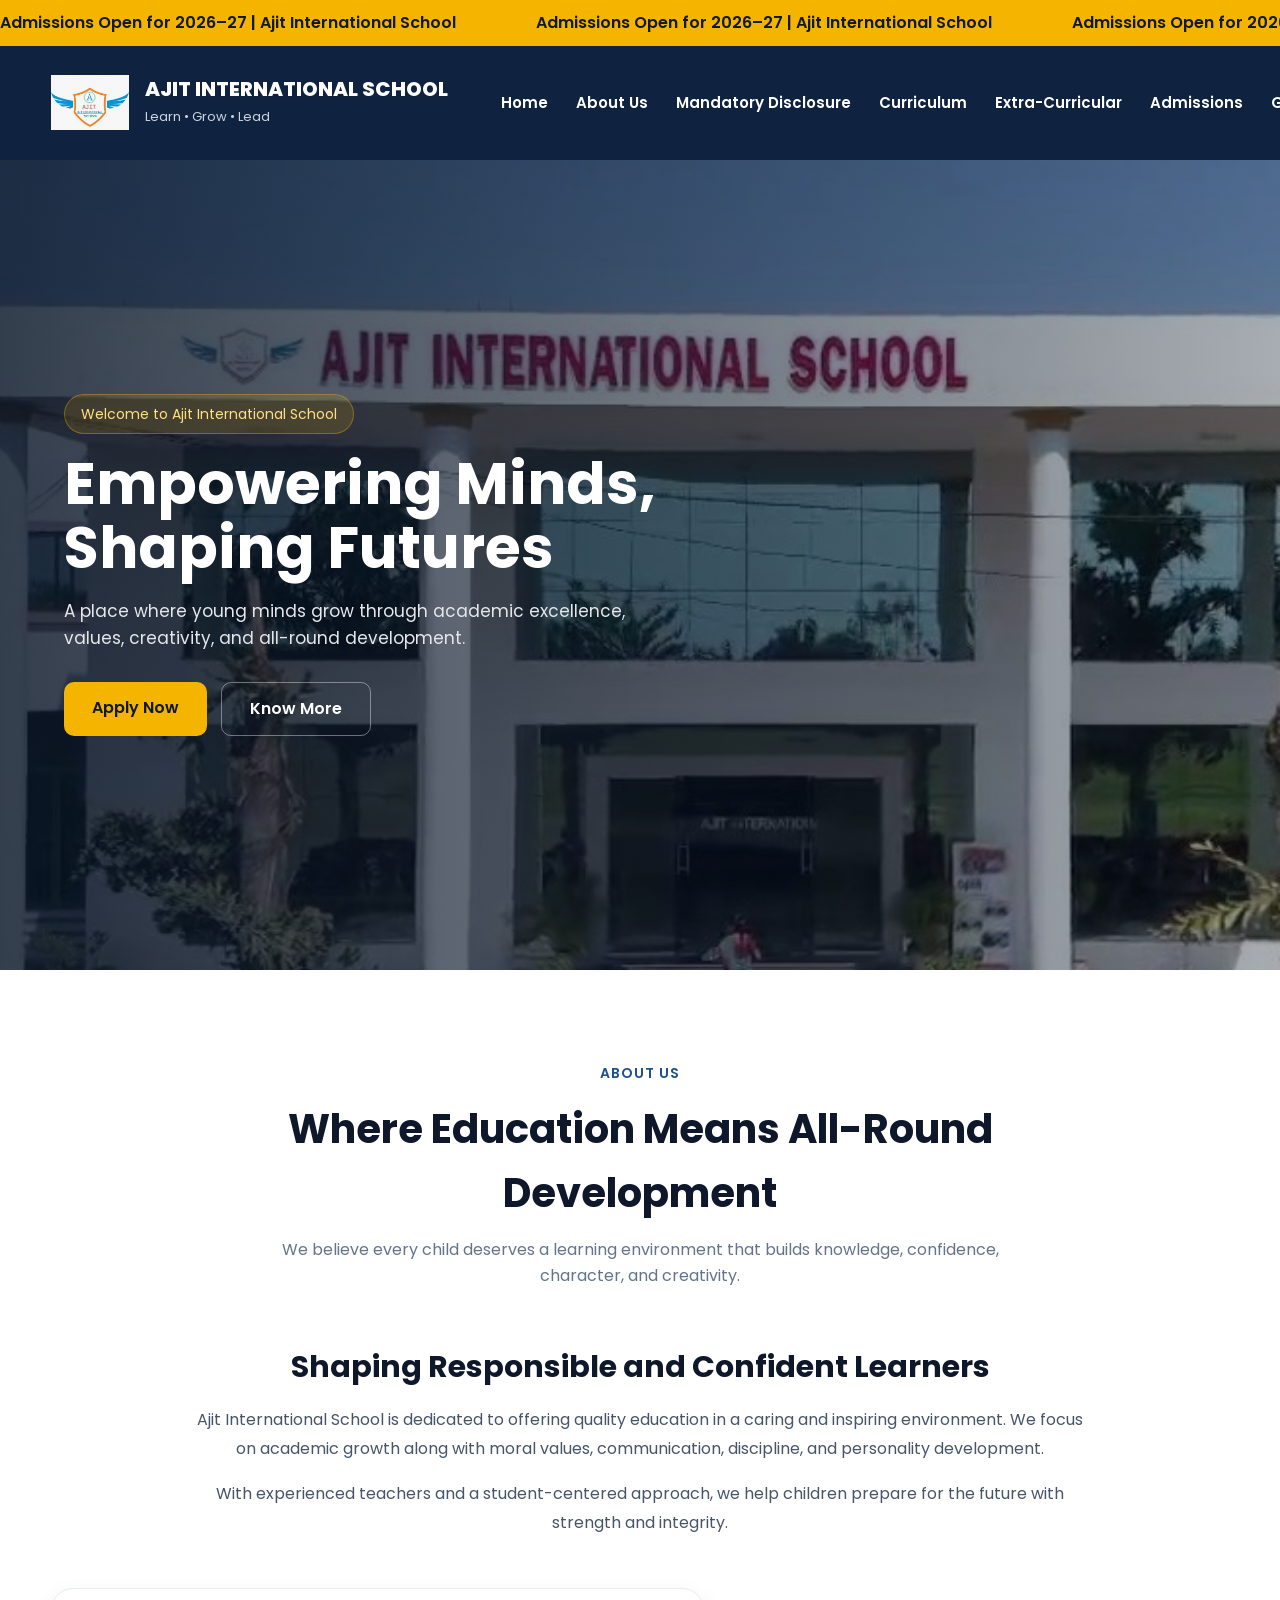
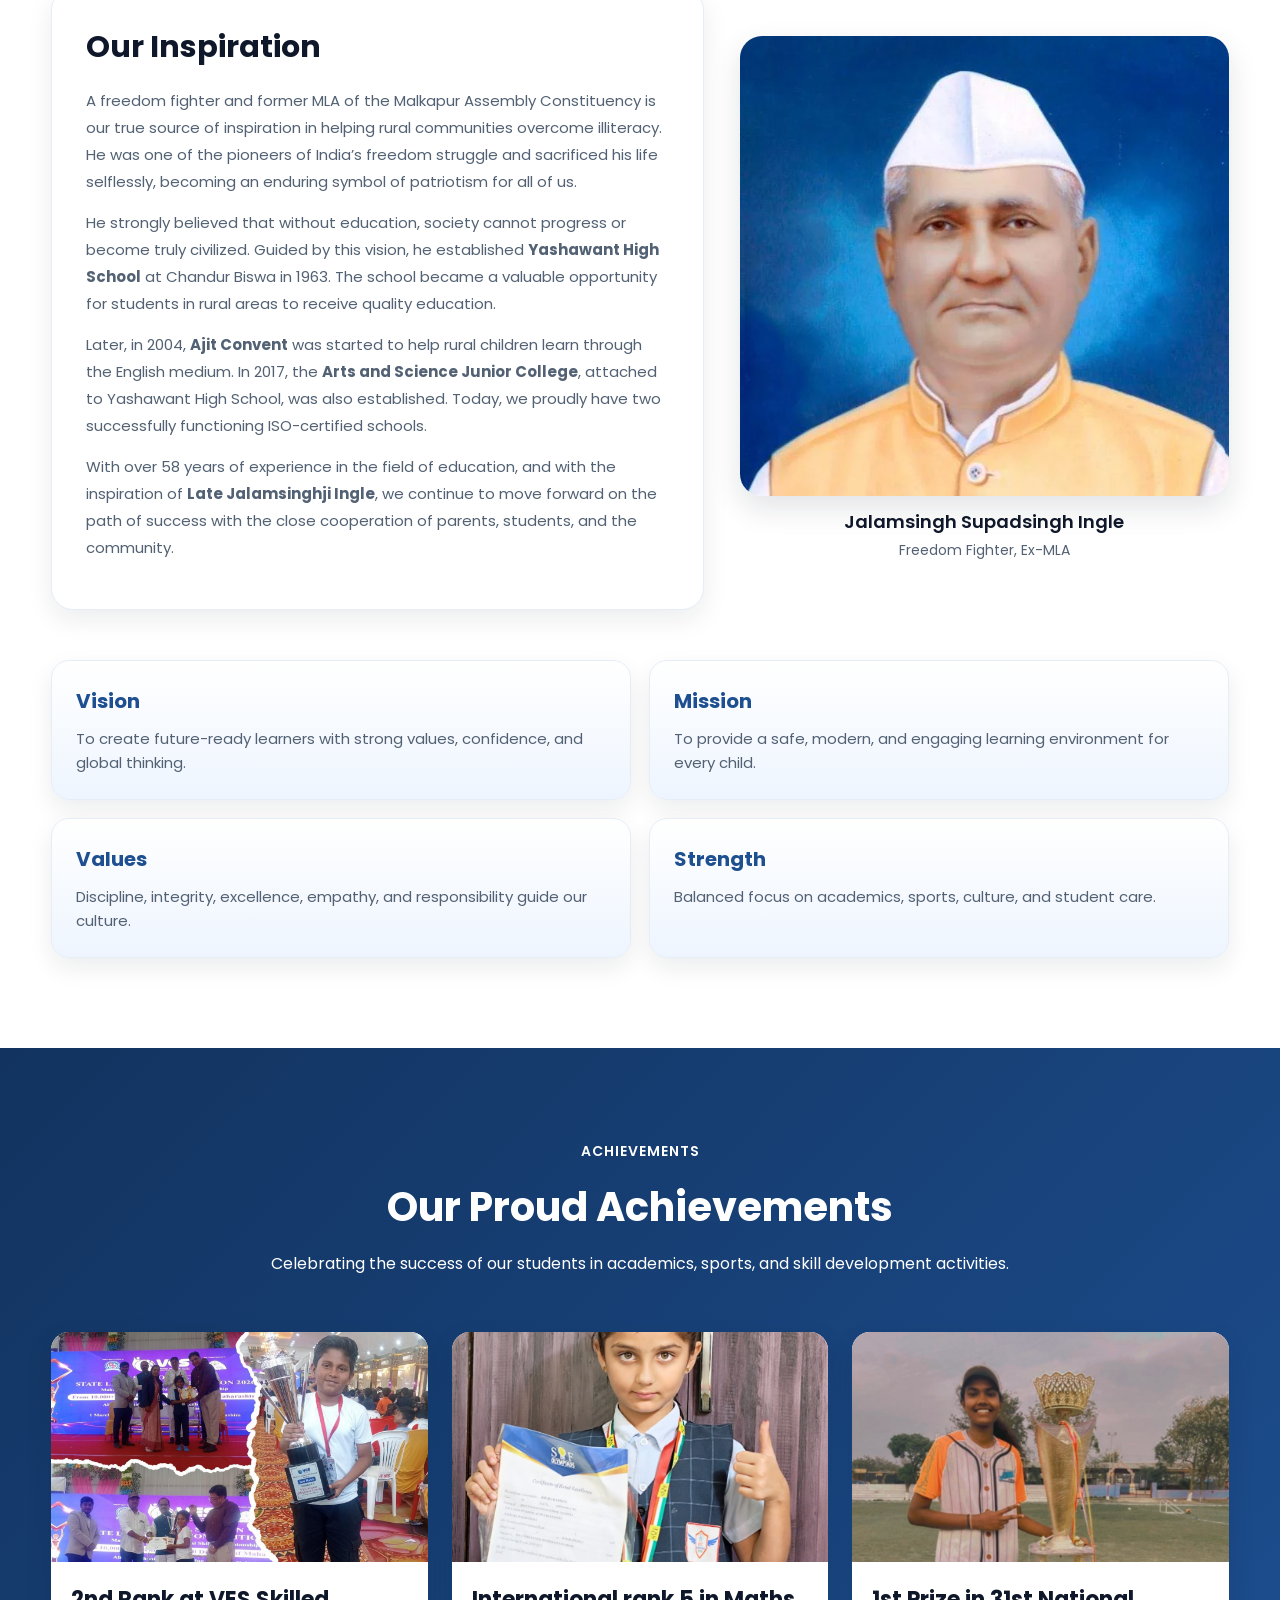
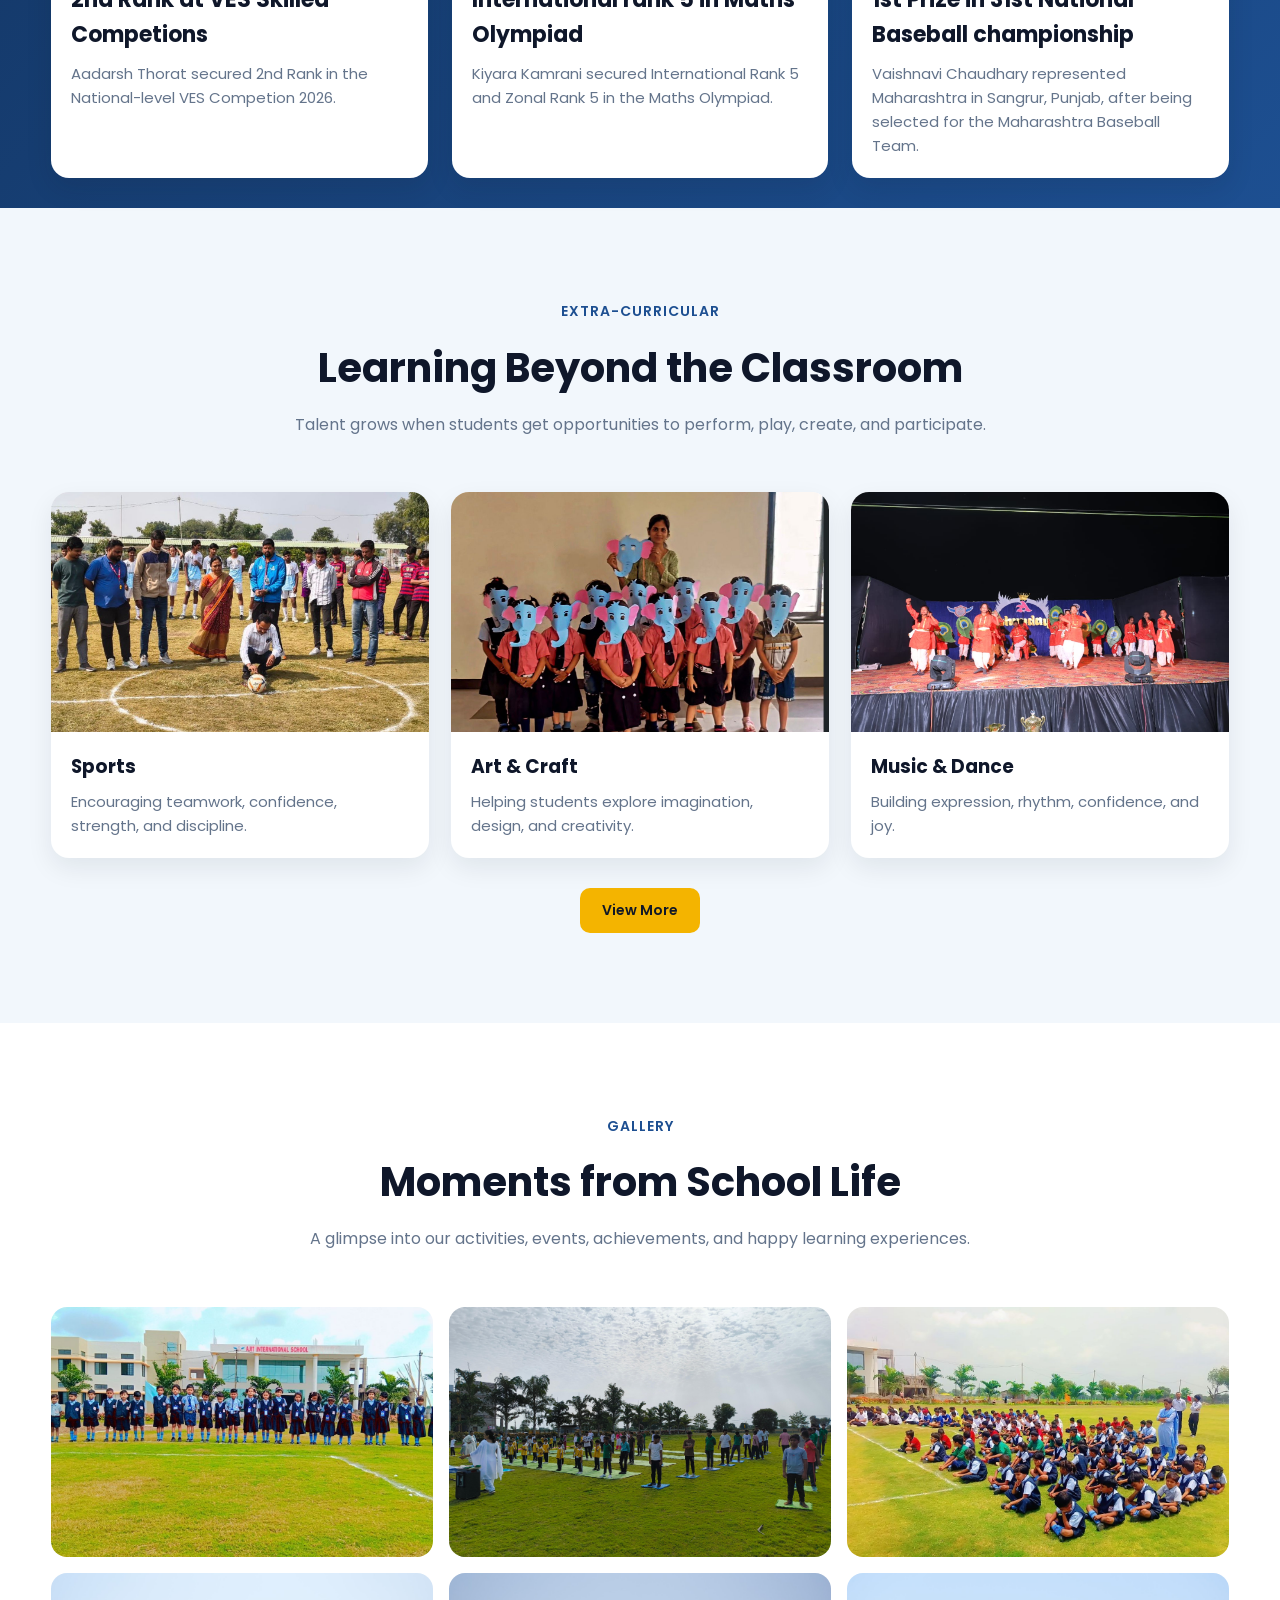
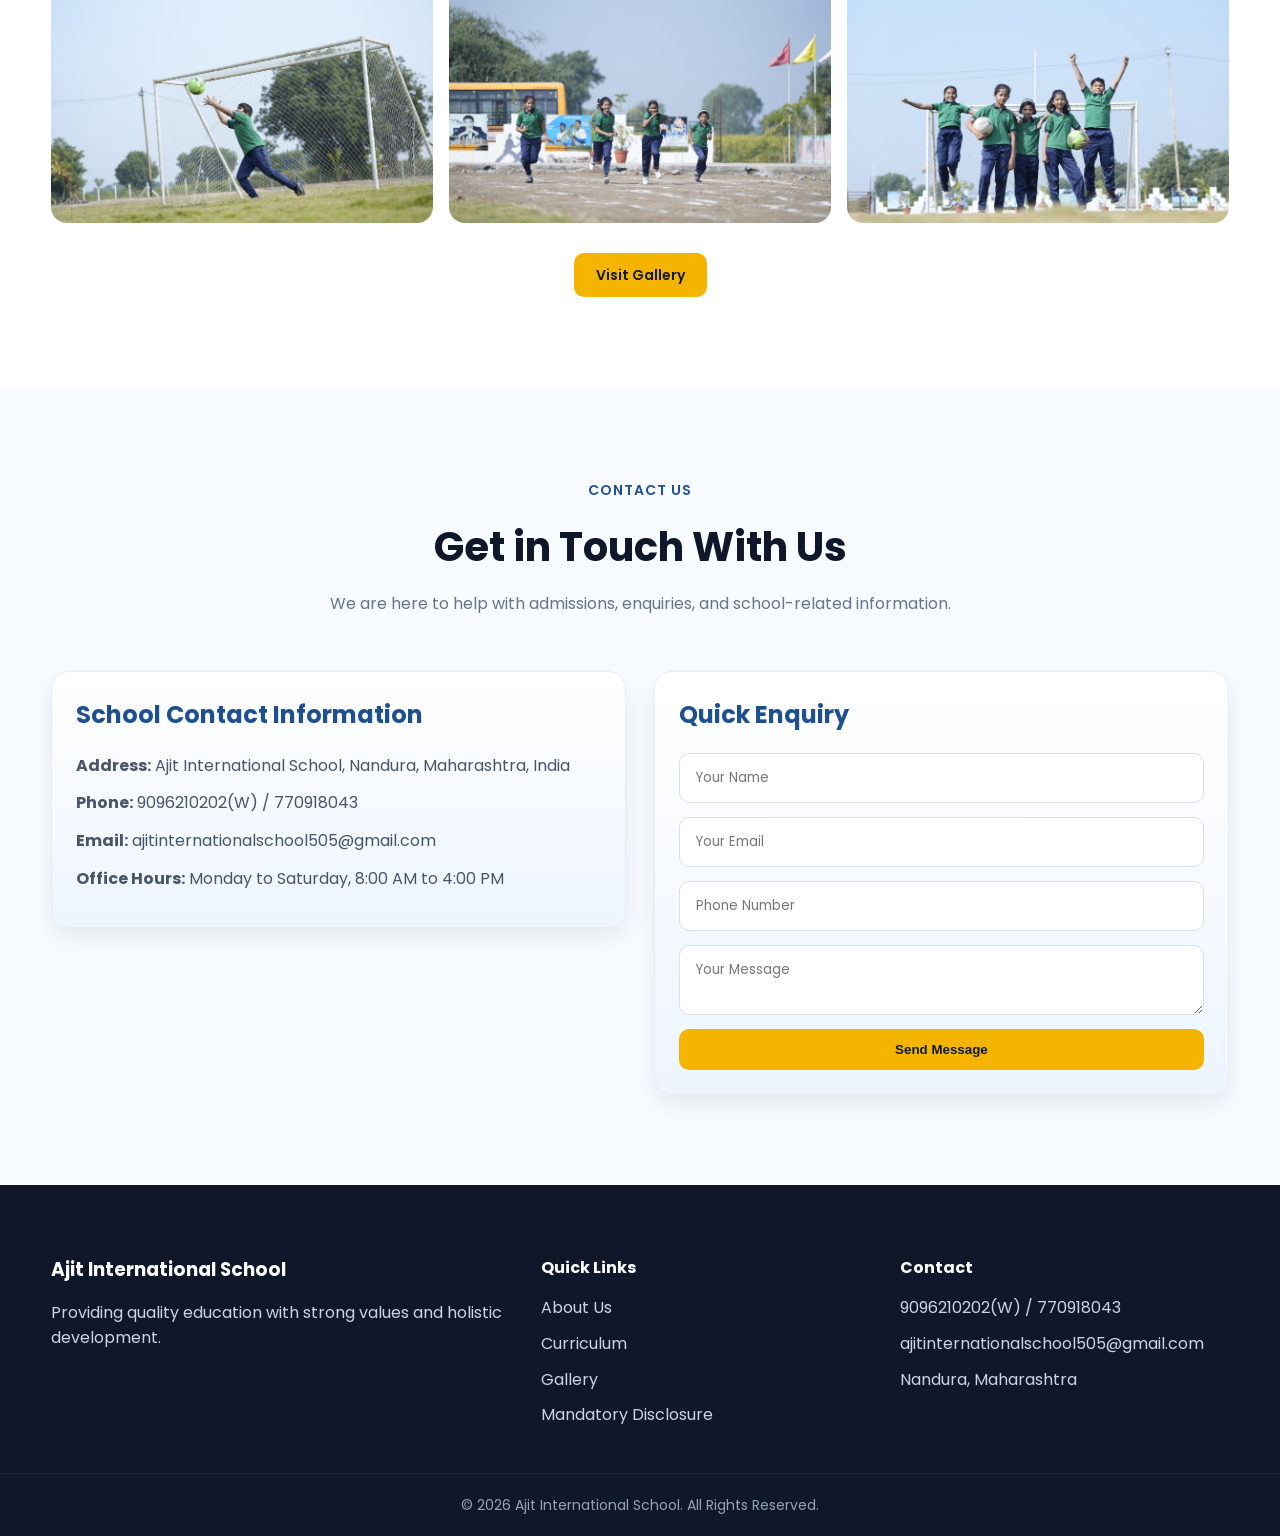
<file: index.html>
<!DOCTYPE html>
<html lang="en">
<head>
  <meta charset="UTF-8" />
  <meta name="viewport" content="width=device-width, initial-scale=1.0" />
  <title>Ajit International School | Home</title>
  <link rel="stylesheet" href="style.css" />
</head>
<body>

  <div class="top-bar">
    <div class="top-bar-track">
      <div class="top-bar-content">
        <span>Admissions Open for 2026–27 | Ajit International School</span>
        <span>Admissions Open for 2026–27 | Ajit International School</span>
        <span>Admissions Open for 2026–27 | Ajit International School</span>
        <span>Admissions Open for 2026–27 | Ajit International School</span>
        <span>Admissions Open for 2026–27 | Ajit International School</span>
        <span>Admissions Open for 2026–27 | Ajit International School</span>
      </div>
    </div>
  </div>

  <header class="header">
  <div class="container nav-container">
    <div class="logo">
      <img src="images/logo.jpg" alt="Ajit International School Logo">
      <div class="logo-text">
        <h2>Ajit International School</h2>
        <span>Learn • Grow • Lead</span>
      </div>
    </div>

    <div class="menu-toggle" id="menu-toggle">☰</div>

    <nav class="navbar" id="navbar">
      <ul>
        <li><a href="/" class="nav-link">Home</a></li>
        <li><a href="about.html" class="nav-link">About Us</a></li>
        <li><a href="mandatory-disclosure.html" class="nav-link">Mandatory Disclosure</a></li>
        <li><a href="curriculum.html" class="nav-link">Curriculum</a></li>
        <li><a href="extra-curricular.html" class="nav-link">Extra-Curricular</a></li>
        <li><a href="admissions.html" class="nav-link">Admissions</a></li>
        <li><a href="gallery.html" class="nav-link">Gallery</a></li>
        <li><a href="facility.html" class="nav-link">Facility</a></li>
        <li><a href="contact.html" class="nav-link">Contact</a></li>
      </ul>
    </nav>
  </div>
</header>

  <section class="hero">
    <img src="images/school-main.jpg" alt="School Building" />
    <div class="hero-overlay"></div>
    <div class="hero-content container">
      <p class="hero-subtitle">Welcome to Ajit International School</p>
      <h1>Empowering Minds, Shaping Futures</h1>
      <p class="hero-description">
        A place where young minds grow through academic excellence, values,
        creativity, and all-round development.
      </p>
      <div class="hero-buttons">
        <a href="https://ajitschool.prisms.in/onlineadmission" class="btn btn-primary">Apply Now</a>
        <a href="about.html" class="btn btn-secondary">Know More</a>
      </div>
    </div>
  </section>

  <section class="section about-preview">
  <div class="container">
    <div class="section-title">
      <span>About Us</span>
      <h2>Where Education Means All-Round Development</h2>
      <p>
        We believe every child deserves a learning environment that builds
        knowledge, confidence, character, and creativity.
      </p>
    </div>

    <div class="about-top">
      <h3>Shaping Responsible and Confident Learners</h3>
      <p>
        Ajit International School is dedicated to offering quality education
        in a caring and inspiring environment. We focus on academic growth
        along with moral values, communication, discipline, and personality development.
      </p>
      <p>
        With experienced teachers and a student-centered approach, we help
        children prepare for the future with strength and integrity.
      </p>
    </div>

<!-- OUR INSPIRATION SECTION START -->
<div class="inspiration-wrapper">

  <!-- LEFT: TEXT -->
  <div class="inspiration-content">
    <h3>Our Inspiration</h3>

    <p>
      A freedom fighter and former MLA of the Malkapur Assembly Constituency is our true source of inspiration in helping rural communities overcome illiteracy. He was one of the pioneers of India’s freedom struggle and sacrificed his life selflessly, becoming an enduring symbol of patriotism for all of us.
    </p>

    <p>
      He strongly believed that without education, society cannot progress or become truly civilized. Guided by this vision, he established <strong>Yashawant High School</strong> at Chandur Biswa in 1963. The school became a valuable opportunity for students in rural areas to receive quality education.
    </p>

    <p>
      Later, in 2004, <strong>Ajit Convent</strong> was started to help rural children learn through the English medium. In 2017, the <strong>Arts and Science Junior College</strong>, attached to Yashawant High School, was also established. Today, we proudly have two successfully functioning ISO-certified schools.
    </p>

    <p>
      With over 58 years of experience in the field of education, and with the inspiration of <strong>Late Jalamsinghji Ingle</strong>, we continue to move forward on the path of success with the close cooperation of parents, students, and the community.
    </p>
  </div>

  <!-- RIGHT: IMAGE -->
  <div class="inspiration-image">
    <img src="images/inspiration.webp" alt="Jalamsingh Ingle">

    <div class="inspiration-caption">
      <h4>Jalamsingh Supadsingh Ingle</h4>
      <p>Freedom Fighter, Ex-MLA</p>
    </div>
  </div>

</div>

    
    <!-- OUR INSPIRATION SECTION END -->

    <div class="flashcards">
      <div class="flashcard">
        <h4>Vision</h4>
        <p>To create future-ready learners with strong values, confidence, and global thinking.</p>
      </div>

      <div class="flashcard">
        <h4>Mission</h4>
        <p>To provide a safe, modern, and engaging learning environment for every child.</p>
      </div>

      <div class="flashcard">
        <h4>Values</h4>
        <p>Discipline, integrity, excellence, empathy, and responsibility guide our culture.</p>
      </div>

      <div class="flashcard">
        <h4>Strength</h4>
        <p>Balanced focus on academics, sports, culture, and student care.</p>
      </div>
    </div>
  </div>
</section>

<section class="section achievements-section">
  <div class="container">
    <div class="section-title light">
      <span>Achievements</span>
      <h2>Our Proud Achievements</h2>
      <p>
        Celebrating the success of our students in academics, sports, and skill development activities.
      </p>
    </div>

    <div class="achievement-cards">
      <div class="achievement-card">
        <img src="images/achievement1.jpeg" alt="Science Exhibition Winner">
        <div class="achievement-content">
          <h3>2nd Rank at VES Skilled Competions </h3>
          <p>
            Aadarsh Thorat secured 2nd Rank in the National-level VES Competion 2026.
          </p>
        </div>
      </div>

      <div class="achievement-card">
        <img src="images/achievement2.jpeg" alt="Sports Winner">
        <div class="achievement-content">
          <h3>International rank 5 in Maths Olympiad</h3>
          <p>
            Kiyara Kamrani secured International Rank 5 and Zonal Rank 5 in the Maths Olympiad.
          </p>
        </div>
      </div>

      <div class="achievement-card">
        <img src="images/achievement3.jpeg" alt="Cultural Event Winner">
        <div class="achievement-content">
          <h3>1st Prize in 31st National Baseball championship </h3>
          <p>
            Vaishnavi Chaudhary represented Maharashtra in Sangrur, Punjab, after being selected for the Maharashtra Baseball Team.
          </p>
        </div>
      </div>
    </div>
  </div>
</section>


  <section class="section activities-section">
    <div class="container">
      <div class="section-title">
        <span>Extra-Curricular</span>
        <h2>Learning Beyond the Classroom</h2>
        <p>
          Talent grows when students get opportunities to perform, play, create, and participate.
        </p>
      </div>

      <div class="activity-grid">
        <div class="activity-card">
          <img src="images/sports.jpeg" alt="Sports" />
          <div class="activity-content">
            <h3>Sports</h3>
            <p>Encouraging teamwork, confidence, strength, and discipline.</p>
          </div>
        </div>

        <div class="activity-card">
          <img src="images/art.jpeg" alt="Art and Craft" />
          <div class="activity-content">
            <h3>Art & Craft</h3>
            <p>Helping students explore imagination, design, and creativity.</p>
          </div>
        </div>

        <div class="activity-card">
          <img src="images/music.jpeg" alt="Music and Dance" />
          <div class="activity-content">
            <h3>Music & Dance</h3>
            <p>Building expression, rhythm, confidence, and joy.</p>
          </div>
        </div>
      </div>

      <div class="center-btn">
        <a href="extra-curricular.html" class="btn btn-primary small-btn">View More</a>
      </div>
    </div>
  </section>

  <section class="section gallery-section">
    <div class="container">
      <div class="section-title">
        <span>Gallery</span>
        <h2>Moments from School Life</h2>
        <p>
          A glimpse into our activities, events, achievements, and happy learning experiences.
        </p>
      </div>

      <div class="gallery-grid">
        <img src="images/g1.jpeg" alt="Gallery 1" />
        <img src="images/g2.jpg" alt="Gallery 2" />
        <img src="images/g3.jpeg" alt="Gallery 3" />
        <img src="images/g4.jpg" alt="Gallery 4" />
        <img src="images/g5.jpg" alt="Gallery 5" />
        <img src="images/g6.jpg" alt="Gallery 6" />
      </div>

      <div class="center-btn">
        <a href="gallery.html" class="btn btn-primary small-btn">Visit Gallery</a>
      </div>
    </div>
  </section>

  <section class="section contact-section">
    <div class="container">
      <div class="section-title">
        <span>Contact Us</span>
        <h2>Get in Touch With Us</h2>
        <p>
          We are here to help with admissions, enquiries, and school-related information.
        </p>
      </div>

      <div class="contact-grid">
        <div class="contact-info">
          <h3>School Contact Information</h3>
          <p><strong>Address:</strong> Ajit International School, Nandura, Maharashtra, India</p>
          <p><strong>Phone:</strong> 9096210202(W) / 770918043</p>
          <p><strong>Email:</strong> ajitinternationalschool505@gmail.com</p>
          <p><strong>Office Hours:</strong> Monday to Saturday, 8:00 AM to 4:00 PM</p>
        </div>

        <div class="contact-form-box">
  <h3>Quick Enquiry</h3>

  <form id="contactForm">
    <input type="text" id="name" name="entry.24211047" placeholder="Your Name">
    <input type="email" id="email" name="entry.2049927103" placeholder="Your Email">
    <input type="text" id="phone" name="entry.347530787" placeholder="Phone Number">
    <textarea id="message" name="entry.1152254244" placeholder="Your Message"></textarea>

    <button type="submit" class="btn btn-primary">Send Message</button>
  </form>
  <p id="successMsg" style="color: green; display: none; margin-top: 10px;">
  Message sent successfully!
</p>
</div>
      </div>
    </div>
  </section>

  <footer class="footer">
    <div class="container footer-grid">
      <div class="footer-box">
        <h3>Ajit International School</h3>
        <p>Providing quality education with strong values and holistic development.</p>
      </div>

      <div class="footer-box">
        <h4>Quick Links</h4>
        <ul>
          <li><a href="about.html">About Us</a></li>
          <li><a href="curriculum.html">Curriculum</a></li>
          <li><a href="gallery.html">Gallery</a></li>
          <li><a href="mandatory-disclosure.html">Mandatory Disclosure</a></li>
        </ul>
      </div>

      <div class="footer-box">
        <h4>Contact</h4>
        <p>9096210202(W) / 770918043</p>
        <p>
          <a href="mailto:ajitinternationalschool505@gmail.com">
            ajitinternationalschool505@gmail.com
          </a>
        </p>  
        <p>Nandura, Maharashtra</p>
      </div>
    </div>

    <div class="footer-bottom">
      <p>© 2026 Ajit International School. All Rights Reserved.</p>
    </div>
  </footer>

  <script src="script.js"></script>
</body>
</html>
</file>
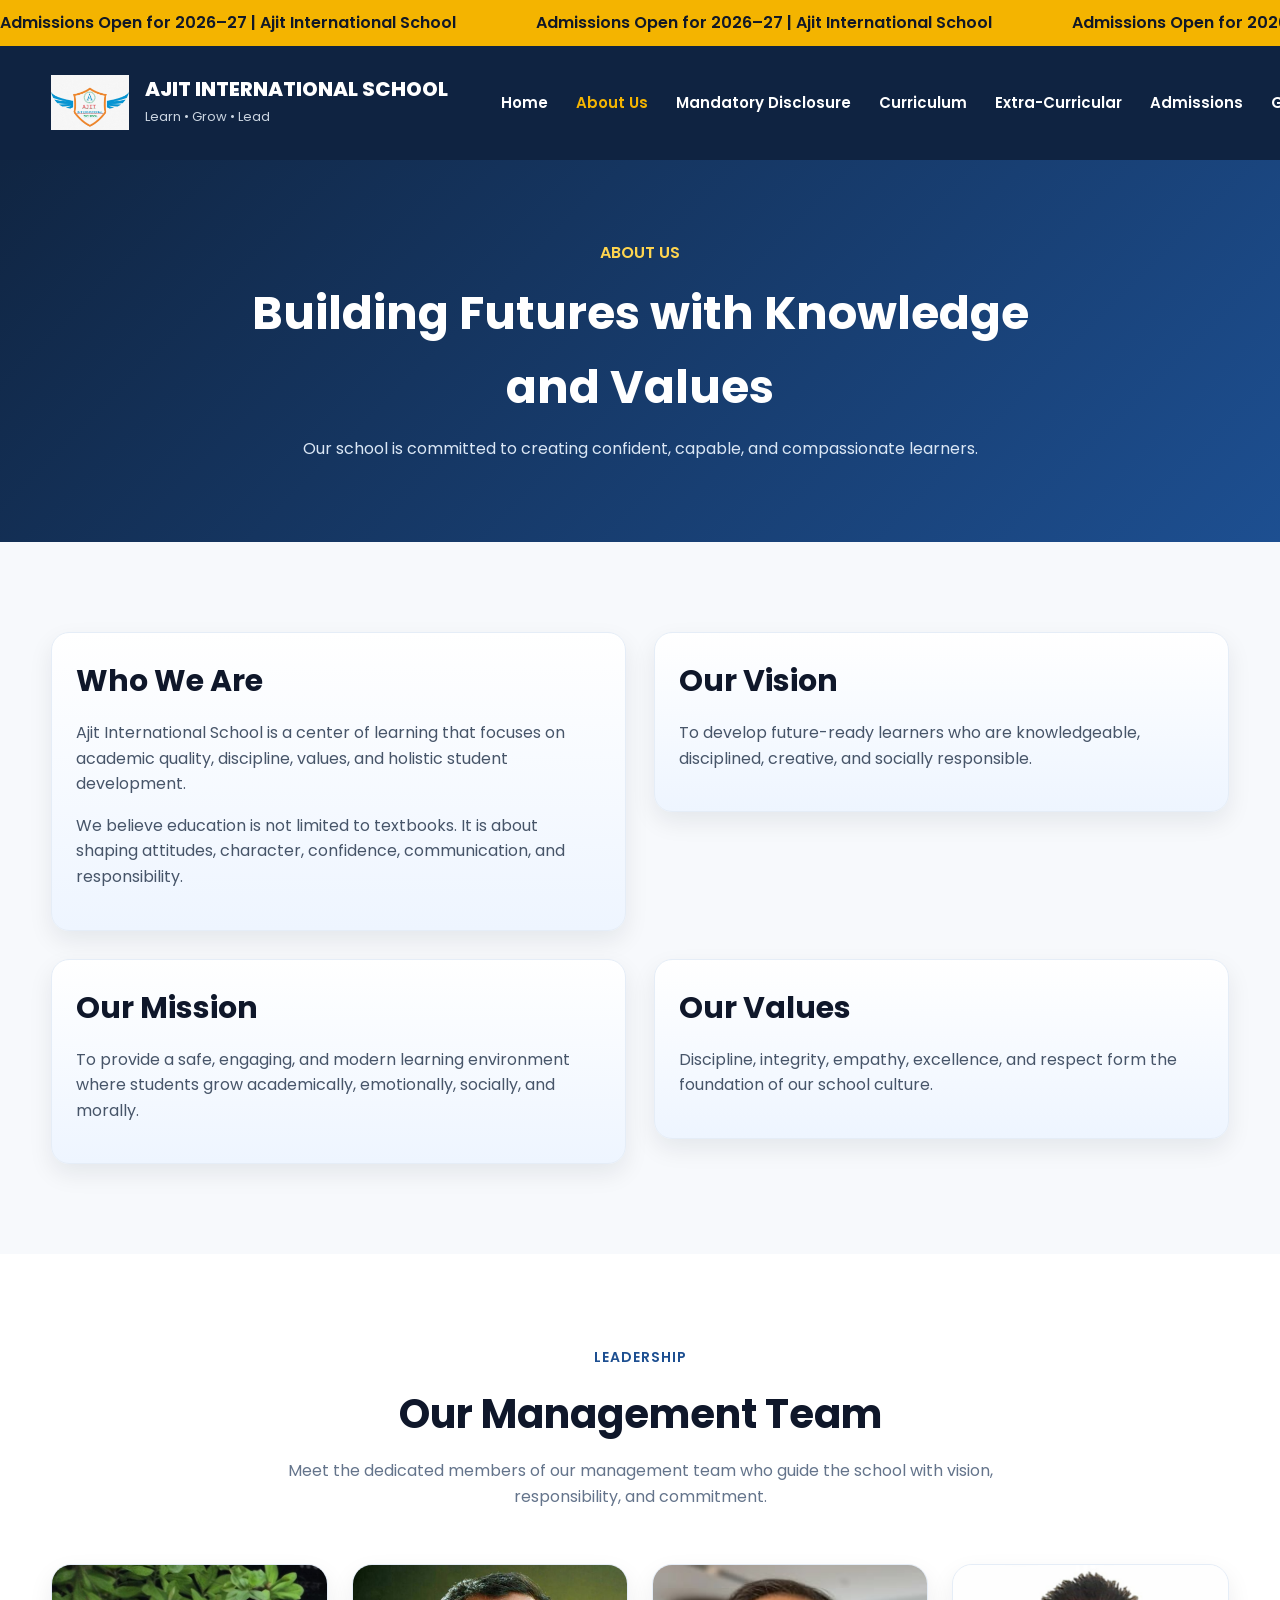
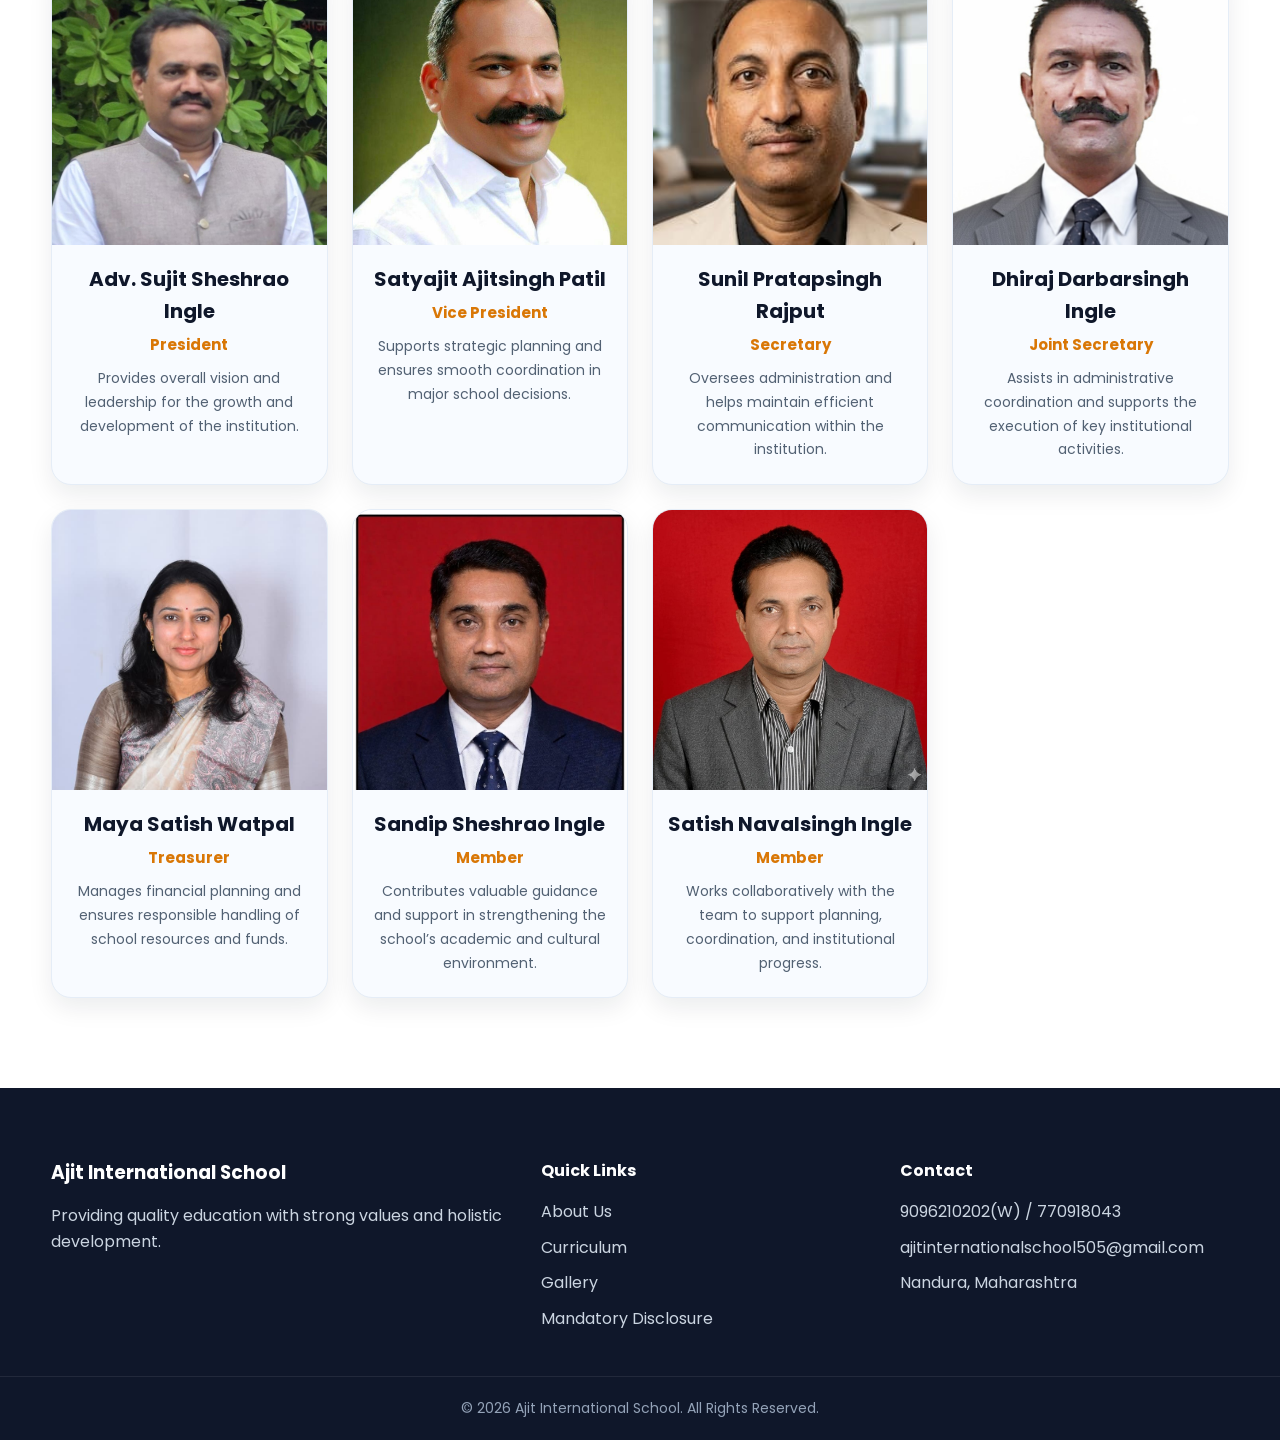
<file: about.html>
<!DOCTYPE html>
<html lang="en">
<head>
  <meta charset="UTF-8" />
  <meta name="viewport" content="width=device-width, initial-scale=1.0" />
  <title>About Us | Ajit International School</title>
  <link rel="stylesheet" href="style.css" />
</head>
<body>
    <div class="top-bar">
    <div class="top-bar-track">
      <div class="top-bar-content">
        <span>Admissions Open for 2026–27 | Ajit International School</span>
        <span>Admissions Open for 2026–27 | Ajit International School</span>
        <span>Admissions Open for 2026–27 | Ajit International School</span>
        <span>Admissions Open for 2026–27 | Ajit International School</span>
        <span>Admissions Open for 2026–27 | Ajit International School</span>
        <span>Admissions Open for 2026–27 | Ajit International School</span>
      </div>
    </div>
  </div>

  <header class="header">
  <div class="container nav-container">
    <div class="logo">
      <img src="images/logo.jpg" alt="Ajit International School Logo">
      <div class="logo-text">
        <h2>Ajit International School</h2>
        <span>Learn • Grow • Lead</span>
      </div>
    </div>

      <div class="menu-toggle" id="menu-toggle">☰</div>

      <nav class="navbar" id="navbar">
      <ul>
        <li><a href="index.html" class="nav-link">Home</a></li>
        <li><a href="about.html" class="nav-link">About Us</a></li>
        <li><a href="mandatory-disclosure.html" class="nav-link">Mandatory Disclosure</a></li>
        <li><a href="curriculum.html" class="nav-link">Curriculum</a></li>
        <li><a href="extra-curricular.html" class="nav-link">Extra-Curricular</a></li>
        <li><a href="admissions.html" class="nav-link">Admissions</a></li>
        <li><a href="gallery.html" class="nav-link">Gallery</a></li>
        <li><a href="facility.html" class="nav-link">Facility</a></li>
        <li><a href="contact.html" class="nav-link">Contact</a></li>
      </ul>
    </nav>
  </div>
</header>

  <section class="page-hero">
    <div class="page-hero-content">
      <span>About Us</span>
      <h1>Building Futures with Knowledge and Values</h1>
      <p>Our school is committed to creating confident, capable, and compassionate learners.</p>
    </div>
  </section>

  <section class="section">
    <div class="container">
      <div class="content-grid">
        <div class="content-card">
          <h3>Who We Are</h3>
          <p>
            Ajit International School is a center of learning that focuses on
            academic quality, discipline, values, and holistic student development.
          </p>
          <p>
            We believe education is not limited to textbooks. It is about shaping
            attitudes, character, confidence, communication, and responsibility.
          </p>
        </div>

        <div class="content-card">
          <h3>Our Vision</h3>
          <p>
            To develop future-ready learners who are knowledgeable, disciplined,
            creative, and socially responsible.
          </p>
        </div>

        <div class="content-card">
          <h3>Our Mission</h3>
          <p>
            To provide a safe, engaging, and modern learning environment where
            students grow academically, emotionally, socially, and morally.
          </p>
        </div>

        <div class="content-card">
          <h3>Our Values</h3>
          <p>
            Discipline, integrity, empathy, excellence, and respect form the
            foundation of our school culture.
          </p>
        </div>
      </div>
    </div>
  </section>

  <section class="section management-section">
    <div class="container">
      <div class="section-title">
        <span>Leadership</span>
        <h2>Our Management Team</h2>
        <p>
          Meet the dedicated members of our management team who guide the school with vision, responsibility, and commitment.
        </p>
      </div>

      <div class="management-grid">
        <div class="management-card">
          <img src="images/management1.jpeg" alt="President">
          <h3>Adv. Sujit Sheshrao Ingle</h3>
          <h4>President</h4>
          <p>Provides overall vision and leadership for the growth and development of the institution.</p>
        </div>

        <div class="management-card">
          <img src="images/management2.jpeg" alt="Vice President">
          <h3>Satyajit Ajitsingh Patil </h3>
          <h4>Vice President</h4>
          <p>Supports strategic planning and ensures smooth coordination in major school decisions.</p>
        </div>

        <div class="management-card">
          <img src="images/management3.jpeg" alt="Secretary">
          <h3>Sunil Pratapsingh Rajput</h3>
          <h4>Secretary</h4>
          <p>Oversees administration and helps maintain efficient communication within the institution.</p>
        </div>

        <div class="management-card">
          <img src="images/management4.jpeg" alt="Joint Secretary">
          <h3>Dhiraj Darbarsingh Ingle</h3>
          <h4>Joint Secretary</h4>
          <p>Assists in administrative coordination and supports the execution of key institutional activities.</p>
        </div>

        <div class="management-card">
          <img src="images/management5.jpeg" alt="Treasurer">
          <h3>Maya Satish Watpal</h3>
          <h4>Treasurer</h4>
          <p>Manages financial planning and ensures responsible handling of school resources and funds.</p>
        </div>

        <div class="management-card">
          <img src="images/management6.jpeg" alt="Member">
          <h3>Sandip Sheshrao Ingle</h3>
          <h4>Member</h4>
          <p>Contributes valuable guidance and support in strengthening the school’s academic and cultural environment.</p>
        </div>

        <div class="management-card">
          <img src="images/management7.jpeg" alt="Member">
          <h3>Satish Navalsingh Ingle</h3>
          <h4>Member</h4>
          <p>Works collaboratively with the team to support planning, coordination, and institutional progress.</p>
        </div>
      </div>
    </div>
  </section>

  <footer class="footer">
    <div class="container footer-grid">
      <div class="footer-box">
        <h3>Ajit International School</h3>
        <p>Providing quality education with strong values and holistic development.</p>
      </div>

      <div class="footer-box">
        <h4>Quick Links</h4>
        <ul>
          <li><a href="about.html">About Us</a></li>
          <li><a href="curriculum.html">Curriculum</a></li>
          <li><a href="gallery.html">Gallery</a></li>
          <li><a href="mandatory-disclosure.html">Mandatory Disclosure</a></li>
        </ul>
      </div>

      <div class="footer-box">
        <h4>Contact</h4>
        <p>9096210202(W) / 770918043</p>
        <p>
          <a href="mailto:ajitinternationalschool505@gmail.com">
            ajitinternationalschool505@gmail.com
          </a>
        </p>  
        <p>Nandura, Maharashtra</p>
      </div>
    </div>

    <div class="footer-bottom">
      <p>© 2026 Ajit International School. All Rights Reserved.</p>
    </div>
  </footer>

  <script src="script.js"></script>
</body>
</html>
</file>
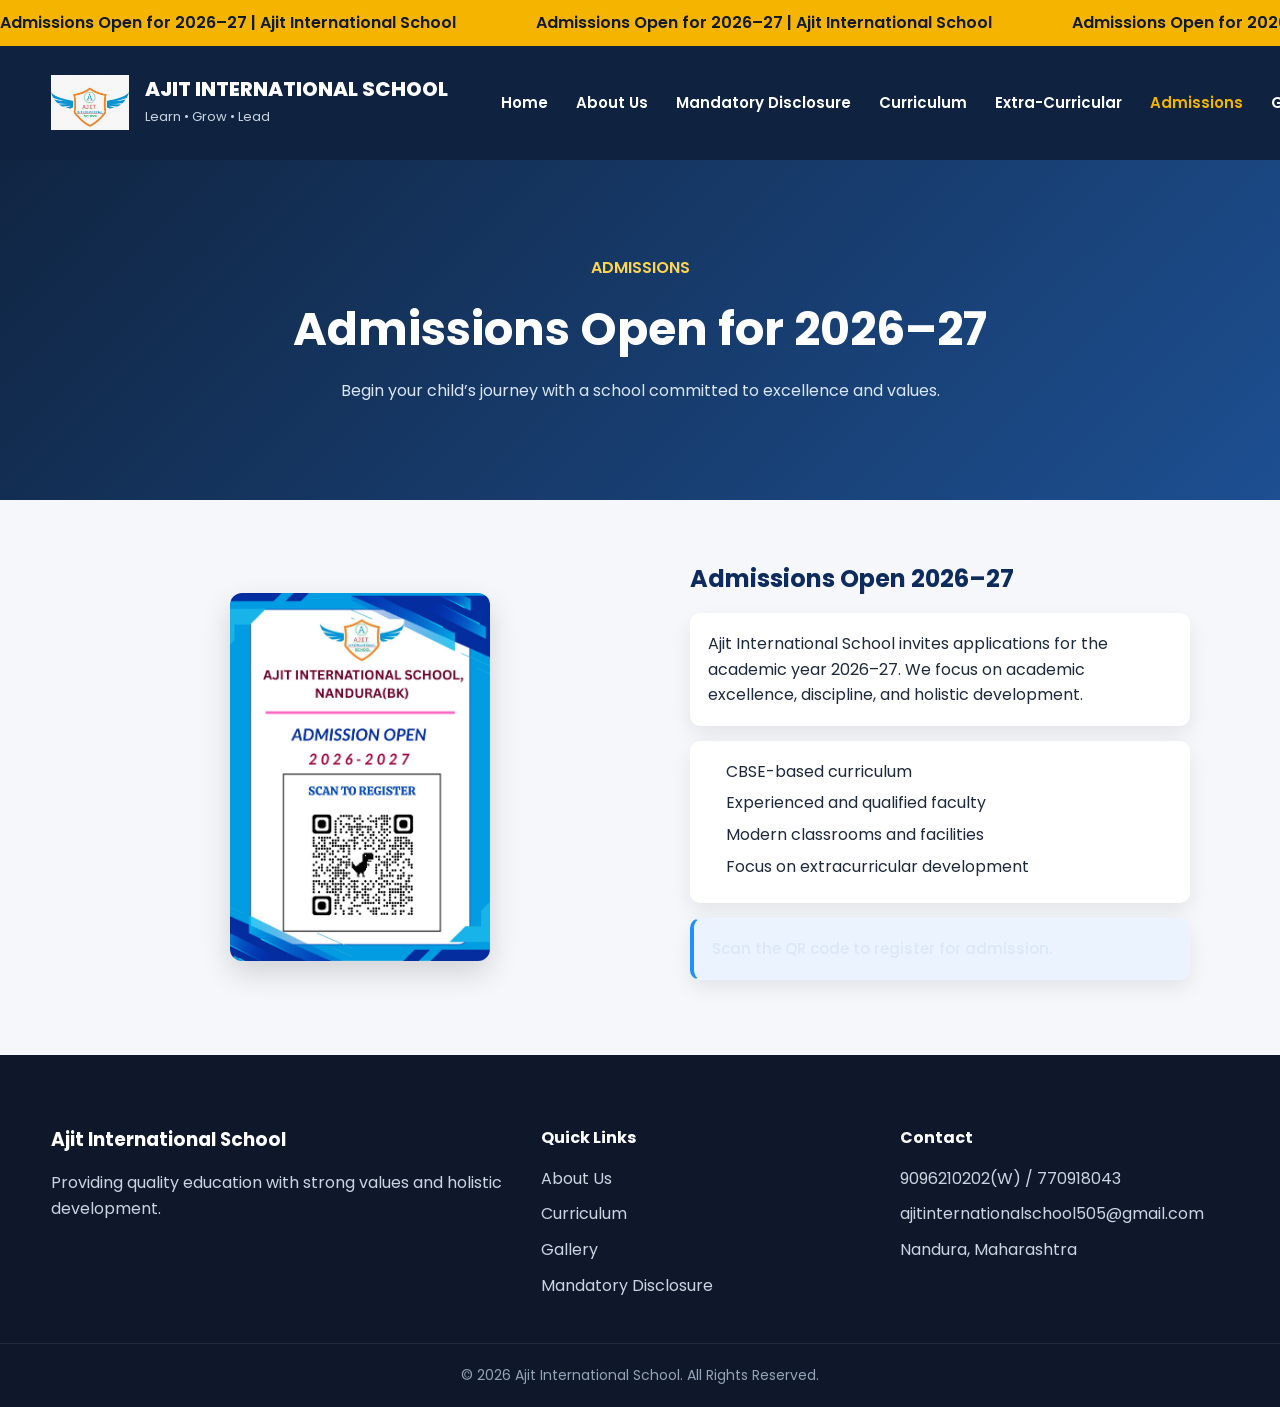
<file: admissions.html>
<!DOCTYPE html>
<html lang="en">
<head>
  <meta charset="UTF-8" />
  <meta name="viewport" content="width=device-width, initial-scale=1.0" />
  <title>Admissions | Ajit International School</title>
  <link rel="stylesheet" href="style.css" />
</head>
<body>
    <div class="top-bar">
    <div class="top-bar-track">
      <div class="top-bar-content">
        <span>Admissions Open for 2026–27 | Ajit International School</span>
        <span>Admissions Open for 2026–27 | Ajit International School</span>
        <span>Admissions Open for 2026–27 | Ajit International School</span>
        <span>Admissions Open for 2026–27 | Ajit International School</span>
        <span>Admissions Open for 2026–27 | Ajit International School</span>
        <span>Admissions Open for 2026–27 | Ajit International School</span>
      </div>
    </div>
  </div>

  <header class="header">
  <div class="container nav-container">
    <div class="logo">
      <img src="images/logo.jpg" alt="Ajit International School Logo">
      <div class="logo-text">
        <h2>Ajit International School</h2>
        <span>Learn • Grow • Lead</span>
      </div>
    </div>
      <div class="menu-toggle" id="menu-toggle">☰</div>
      <nav class="navbar" id="navbar">
      <ul>
        <li><a href="index.html" class="nav-link">Home</a></li>
        <li><a href="about.html" class="nav-link">About Us</a></li>
        <li><a href="mandatory-disclosure.html" class="nav-link">Mandatory Disclosure</a></li>
        <li><a href="curriculum.html" class="nav-link">Curriculum</a></li>
        <li><a href="extra-curricular.html" class="nav-link">Extra-Curricular</a></li>
        <li><a href="admissions.html" class="nav-link">Admissions</a></li>
        <li><a href="gallery.html" class="nav-link">Gallery</a></li>
        <li><a href="facility.html" class="nav-link">Facility</a></li>
        <li><a href="contact.html" class="nav-link">Contact</a></li>
      </ul>
    </nav>
  </div>
</header>

  <section class="page-hero">
    <div class="page-hero-content">
      <span>Admissions</span>
      <h1>Admissions Open for 2026–27</h1>
      <p>Begin your child’s journey with a school committed to excellence and values.</p>
    </div>
  </section>

<section class="section admission-section">
  <div class="container admission-container">

    <!-- LEFT: IMAGE -->
    <div class="admission-poster">
      <img src="images/admission-poster.jpeg" alt="Admission Poster">
    </div>

    <!-- RIGHT: BOXES -->
    <div class="admission-content">

      <h2>Admissions Open 2026–27</h2>

      <div class="info-box">
        <p>
          Ajit International School invites applications for the academic year 2026–27.
          We focus on academic excellence, discipline, and holistic development.
        </p>
      </div>

      <div class="info-box">
        <ul>
          <li>CBSE-based curriculum</li>
          <li>Experienced and qualified faculty</li>
          <li>Modern classrooms and facilities</li>
          <li>Focus on extracurricular development</li>
        </ul>
      </div>

      <div class="info-box highlight-box">
        <p>Scan the QR code to register for admission.</p>
      </div>

    </div>

  </div>
</section>

  <footer class="footer">
    <div class="container footer-grid">
      <div class="footer-box">
        <h3>Ajit International School</h3>
        <p>Providing quality education with strong values and holistic development.</p>
      </div>

      <div class="footer-box">
        <h4>Quick Links</h4>
        <ul>
          <li><a href="about.html">About Us</a></li>
          <li><a href="curriculum.html">Curriculum</a></li>
          <li><a href="gallery.html">Gallery</a></li>
          <li><a href="mandatory-disclosure.html">Mandatory Disclosure</a></li>
        </ul>
      </div>

      <div class="footer-box">
        <h4>Contact</h4>
        <p>9096210202(W) / 770918043</p>
        <p>
          <a href="mailto:ajitinternationalschool505@gmail.com">
            ajitinternationalschool505@gmail.com
          </a>
        </p>  
        <p>Nandura, Maharashtra</p>
      </div>
    </div>

    <div class="footer-bottom">
      <p>© 2026 Ajit International School. All Rights Reserved.</p>
    </div>
  </footer>
  <script src="script.js"></script>
  
</body>
</html>
</file>
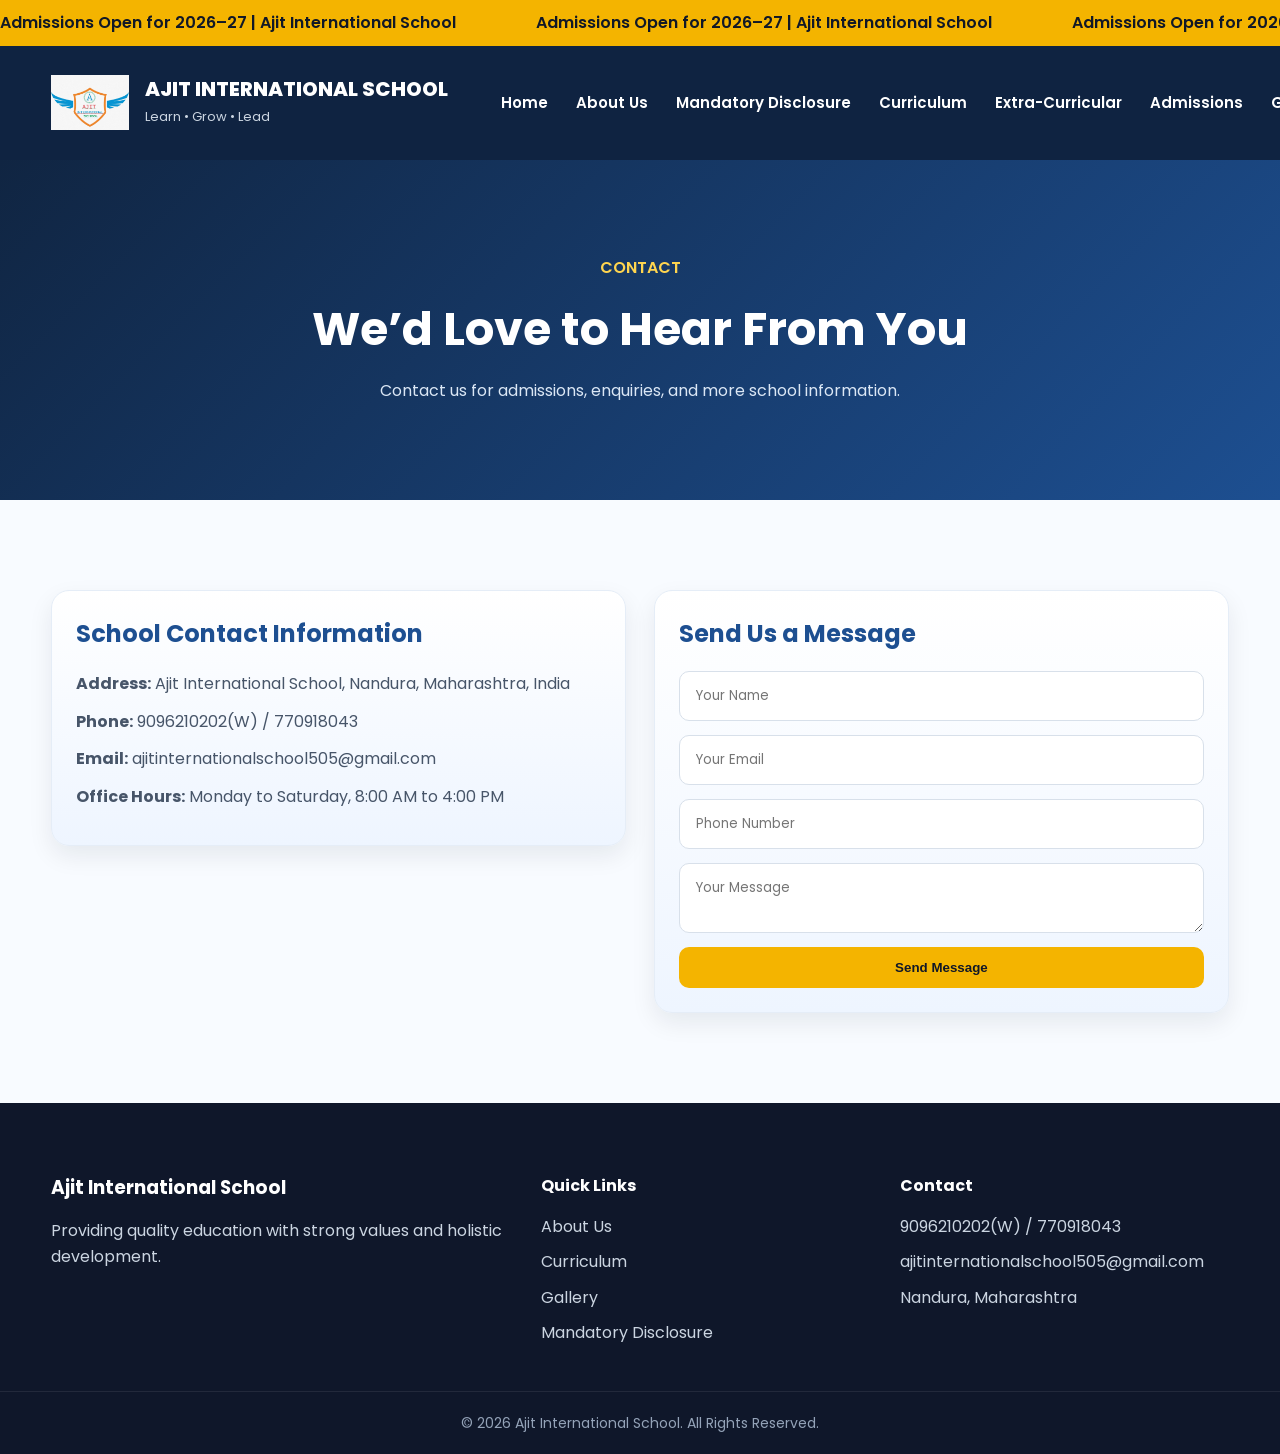
<file: contact.html>
<!DOCTYPE html>
<html lang="en">
<head>
  <meta charset="UTF-8" />
  <meta name="viewport" content="width=device-width, initial-scale=1.0" />
  <title>Contact | Ajit International School</title>
  <link rel="stylesheet" href="style.css" />
</head>
<body>
    <div class="top-bar">
    <div class="top-bar-track">
      <div class="top-bar-content">
        <span>Admissions Open for 2026–27 | Ajit International School</span>
        <span>Admissions Open for 2026–27 | Ajit International School</span>
        <span>Admissions Open for 2026–27 | Ajit International School</span>
        <span>Admissions Open for 2026–27 | Ajit International School</span>
        <span>Admissions Open for 2026–27 | Ajit International School</span>
        <span>Admissions Open for 2026–27 | Ajit International School</span>
      </div>
    </div>
  </div>
  <header class="header">
  <div class="container nav-container">
    <div class="logo">
      <img src="images/logo.jpg" alt="Ajit International School Logo">
      <div class="logo-text">
        <h2>Ajit International School</h2>
        <span>Learn • Grow • Lead</span>
      </div>
    </div>
      <div class="menu-toggle" id="menu-toggle">☰</div>
      <nav class="navbar" id="navbar">
      <ul>
        <li><a href="index.html" class="nav-link">Home</a></li>
        <li><a href="about.html" class="nav-link">About Us</a></li>
        <li><a href="mandatory-disclosure.html" class="nav-link">Mandatory Disclosure</a></li>
        <li><a href="curriculum.html" class="nav-link">Curriculum</a></li>
        <li><a href="extra-curricular.html" class="nav-link">Extra-Curricular</a></li>
        <li><a href="admissions.html" class="nav-link">Admissions</a></li>
        <li><a href="gallery.html" class="nav-link">Gallery</a></li>
        <li><a href="facility.html" class="nav-link">Facility</a></li>
        <li><a href="contact.html" class="nav-link">Contact</a></li>
      </ul>
    </nav>
  </div>
</header>

  <section class="page-hero">
    <div class="page-hero-content">
      <span>Contact</span>
      <h1>We’d Love to Hear From You</h1>
      <p>Contact us for admissions, enquiries, and more school information.</p>
    </div>
  </section>

  <section class="section contact-section">
    <div class="container">
      <div class="contact-grid">
        <div class="contact-info">
          <h3>School Contact Information</h3>
          <p><strong>Address:</strong> Ajit International School, Nandura, Maharashtra, India</p>
          <p><strong>Phone:</strong> 9096210202(W) / 770918043</p>
          <p><strong>Email:</strong> ajitinternationalschool505@gmail.com</p>
          <p><strong>Office Hours:</strong> Monday to Saturday, 8:00 AM to 4:00 PM</p>
        </div>

        <div class="contact-form-box">
          <h3>Send Us a Message</h3>
          <form id="contactForm">
    <input type="text" id="name" name="entry.24211047" placeholder="Your Name">
    <input type="email" id="email" name="entry.2049927103" placeholder="Your Email">
    <input type="text" id="phone" name="entry.347530787" placeholder="Phone Number">
    <textarea id="message" name="entry.1152254244" placeholder="Your Message"></textarea>

    <button type="submit" class="btn btn-primary">Send Message</button>
  </form>
  <p id="successMsg" style="color: green; display: none; margin-top: 10px;">
  Message sent successfully!
</p>
        </div>
      </div>
    </div>
  </section>

  <footer class="footer">
    <div class="container footer-grid">
      <div class="footer-box">
        <h3>Ajit International School</h3>
        <p>Providing quality education with strong values and holistic development.</p>
      </div>

      <div class="footer-box">
        <h4>Quick Links</h4>
        <ul>
          <li><a href="about.html">About Us</a></li>
          <li><a href="curriculum.html">Curriculum</a></li>
          <li><a href="gallery.html">Gallery</a></li>
          <li><a href="mandatory-disclosure.html">Mandatory Disclosure</a></li>
        </ul>
      </div>

      <div class="footer-box">
        <h4>Contact</h4>
        <p>9096210202(W) / 770918043</p>
        <p>
          <a href="mailto:ajitinternationalschool505@gmail.com">
            ajitinternationalschool505@gmail.com
          </a>
        </p>  
        <p>Nandura, Maharashtra</p>
      </div>
    </div>

    <div class="footer-bottom">
      <p>© 2026 Ajit International School. All Rights Reserved.</p>
    </div>
  </footer>
  <script src="script.js"></script>
</body>
</html>
</file>
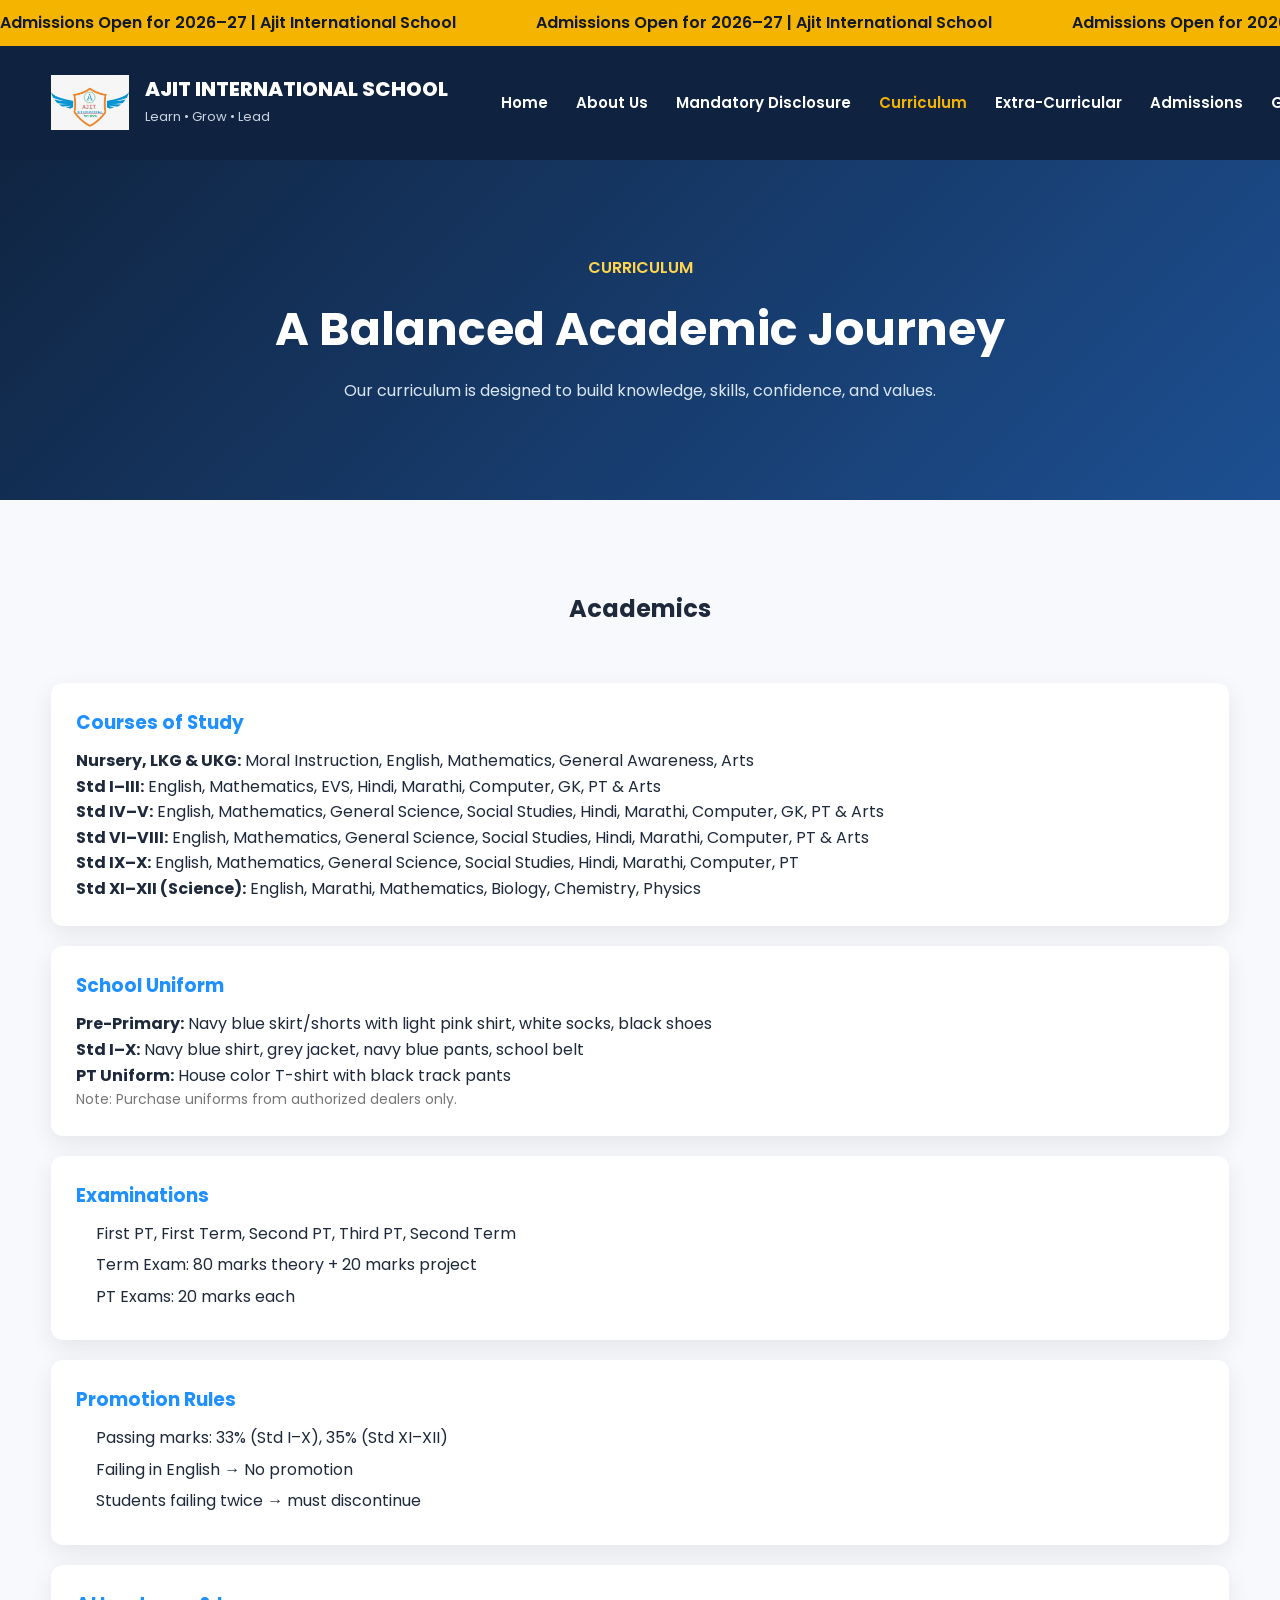
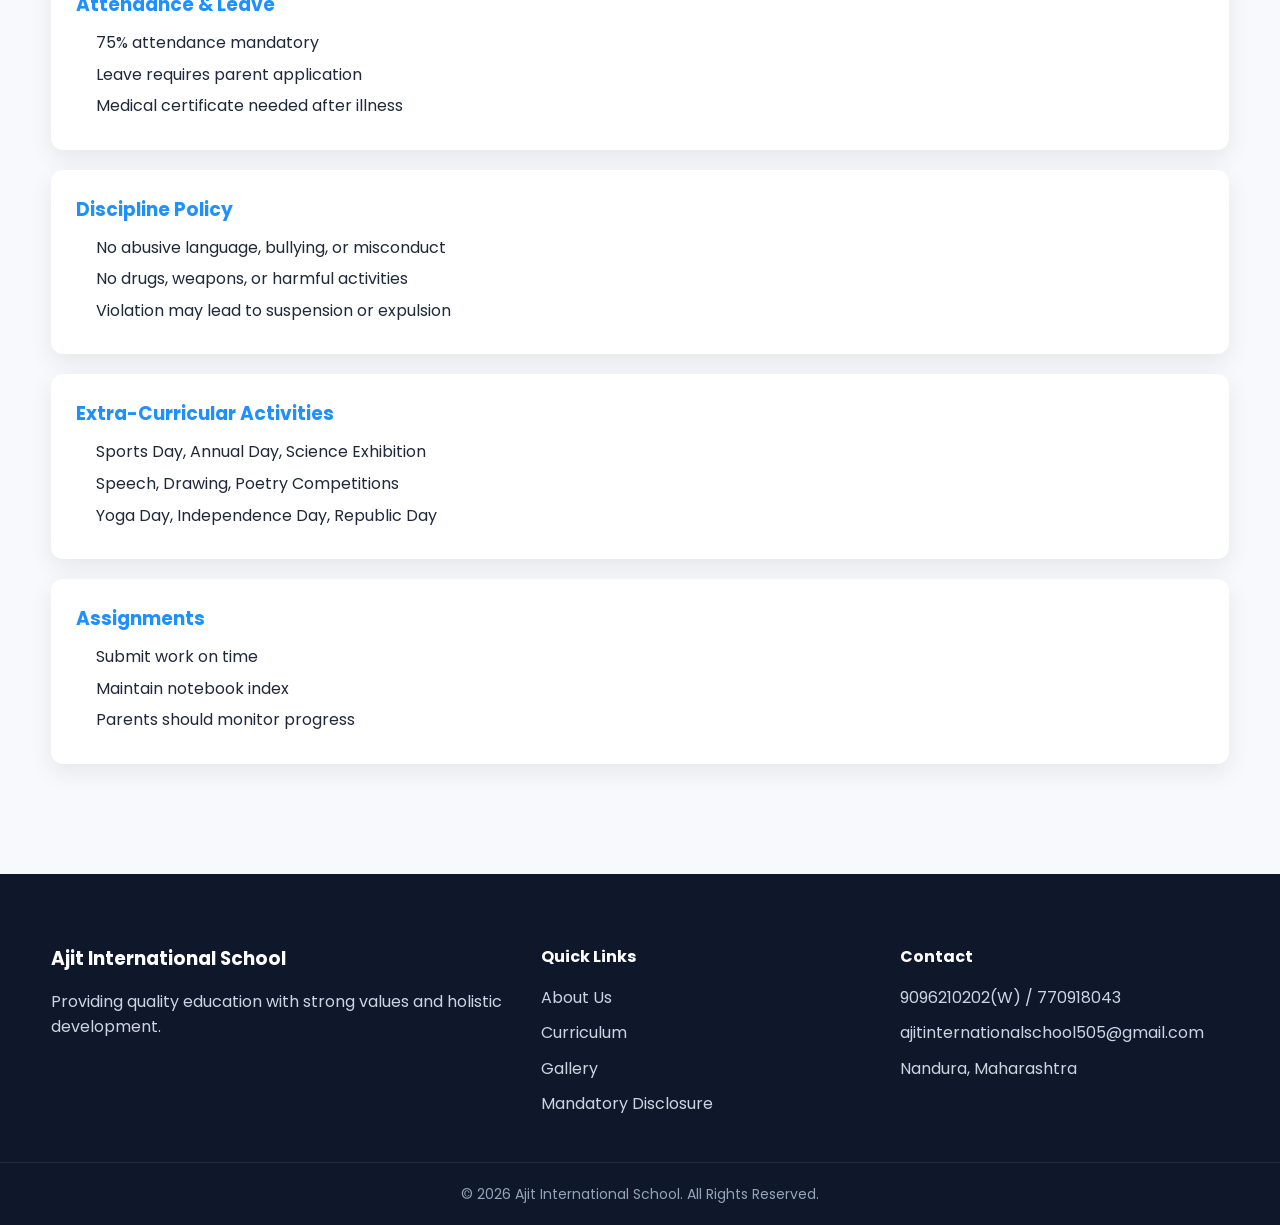
<file: curriculum.html>
<!DOCTYPE html>
<html lang="en">
<head>
  <meta charset="UTF-8" />
  <meta name="viewport" content="width=device-width, initial-scale=1.0" />
  <title>Curriculum | Ajit International School</title>
  <link rel="stylesheet" href="style.css" />
</head>
<body>
    <div class="top-bar">
    <div class="top-bar-track">
      <div class="top-bar-content">
        <span>Admissions Open for 2026–27 | Ajit International School</span>
        <span>Admissions Open for 2026–27 | Ajit International School</span>
        <span>Admissions Open for 2026–27 | Ajit International School</span>
        <span>Admissions Open for 2026–27 | Ajit International School</span>
        <span>Admissions Open for 2026–27 | Ajit International School</span>
        <span>Admissions Open for 2026–27 | Ajit International School</span>
      </div>
    </div>
  </div>
  <header class="header">
  <div class="container nav-container">
    <div class="logo">
      <img src="images/logo.jpg" alt="Ajit International School Logo">
      <div class="logo-text">
        <h2>Ajit International School</h2>
        <span>Learn • Grow • Lead</span>
      </div>
    </div>
      <div class="menu-toggle" id="menu-toggle">☰</div>
      <nav class="navbar" id="navbar">
      <ul>
        <li><a href="index.html" class="nav-link">Home</a></li>
        <li><a href="about.html" class="nav-link">About Us</a></li>
        <li><a href="mandatory-disclosure.html" class="nav-link">Mandatory Disclosure</a></li>
        <li><a href="curriculum.html" class="nav-link">Curriculum</a></li>
        <li><a href="extra-curricular.html" class="nav-link">Extra-Curricular</a></li>
        <li><a href="admissions.html" class="nav-link">Admissions</a></li>
        <li><a href="gallery.html" class="nav-link">Gallery</a></li>
        <li><a href="facility.html" class="nav-link">Facility</a></li>
        <li><a href="contact.html" class="nav-link">Contact</a></li>
      </ul>
    </nav>
  </div>
</header>

  <section class="page-hero">
    <div class="page-hero-content">
      <span>Curriculum</span>
      <h1>A Balanced Academic Journey</h1>
      <p>Our curriculum is designed to build knowledge, skills, confidence, and values.</p>
    </div>
  </section>

  <section class="section">
  <div class="container">

    <h2 class="section-title">Academics</h2>

    <!-- COURSES -->
    <div class="curriculum-card">
      <h3>Courses of Study</h3>

      <p><strong>Nursery, LKG & UKG:</strong> Moral Instruction, English, Mathematics, General Awareness, Arts</p>

      <p><strong>Std I–III:</strong> English, Mathematics, EVS, Hindi, Marathi, Computer, GK, PT & Arts</p>

      <p><strong>Std IV–V:</strong> English, Mathematics, General Science, Social Studies, Hindi, Marathi, Computer, GK, PT & Arts</p>

      <p><strong>Std VI–VIII:</strong> English, Mathematics, General Science, Social Studies, Hindi, Marathi, Computer, PT & Arts</p>

      <p><strong>Std IX–X:</strong> English, Mathematics, General Science, Social Studies, Hindi, Marathi, Computer, PT</p>

      <p><strong>Std XI–XII (Science):</strong> English, Marathi, Mathematics, Biology, Chemistry, Physics</p>
    </div>

    <!-- UNIFORM -->
    <div class="curriculum-card">
      <h3>School Uniform</h3>

      <p><strong>Pre-Primary:</strong> Navy blue skirt/shorts with light pink shirt, white socks, black shoes</p>

      <p><strong>Std I–X:</strong> Navy blue shirt, grey jacket, navy blue pants, school belt</p>

      <p><strong>PT Uniform:</strong> House color T-shirt with black track pants</p>

      <p class="note">Note: Purchase uniforms from authorized dealers only.</p>
    </div>

    <!-- EXAMS -->
    <div class="curriculum-card">
      <h3>Examinations</h3>

      <ul>
        <li>First PT, First Term, Second PT, Third PT, Second Term</li>
        <li>Term Exam: 80 marks theory + 20 marks project</li>
        <li>PT Exams: 20 marks each</li>
      </ul>
    </div>

    <!-- PROMOTION -->
    <div class="curriculum-card">
      <h3>Promotion Rules</h3>

      <ul>
        <li>Passing marks: 33% (Std I–X), 35% (Std XI–XII)</li>
        <li>Failing in English → No promotion</li>
        <li>Students failing twice → must discontinue</li>
      </ul>
    </div>

    <!-- ATTENDANCE -->
    <div class="curriculum-card">
      <h3>Attendance & Leave</h3>

      <ul>
        <li>75% attendance mandatory</li>
        <li>Leave requires parent application</li>
        <li>Medical certificate needed after illness</li>
      </ul>
    </div>

    <!-- DISCIPLINE -->
    <div class="curriculum-card">
      <h3>Discipline Policy</h3>

      <ul>
        <li>No abusive language, bullying, or misconduct</li>
        <li>No drugs, weapons, or harmful activities</li>
        <li>Violation may lead to suspension or expulsion</li>
      </ul>
    </div>

    <!-- ACTIVITIES -->
    <div class="curriculum-card">
      <h3>Extra-Curricular Activities</h3>

      <ul>
        <li>Sports Day, Annual Day, Science Exhibition</li>
        <li>Speech, Drawing, Poetry Competitions</li>
        <li>Yoga Day, Independence Day, Republic Day</li>
      </ul>
    </div>

    <!-- ASSIGNMENTS -->
    <div class="curriculum-card">
      <h3>Assignments</h3>

      <ul>
        <li>Submit work on time</li>
        <li>Maintain notebook index</li>
        <li>Parents should monitor progress</li>
      </ul>
    </div>

  </div>
</section>

  <footer class="footer">
    <div class="container footer-grid">
      <div class="footer-box">
        <h3>Ajit International School</h3>
        <p>Providing quality education with strong values and holistic development.</p>
      </div>

      <div class="footer-box">
        <h4>Quick Links</h4>
        <ul>
          <li><a href="about.html">About Us</a></li>
          <li><a href="curriculum.html">Curriculum</a></li>
          <li><a href="gallery.html">Gallery</a></li>
          <li><a href="mandatory-disclosure.html">Mandatory Disclosure</a></li>
        </ul>
      </div>

      <div class="footer-box">
        <h4>Contact</h4>
        <p>9096210202(W) / 770918043</p>
        <p>
          <a href="mailto:ajitinternationalschool505@gmail.com">
            ajitinternationalschool505@gmail.com
          </a>
        </p>  
        <p>Nandura, Maharashtra</p>
      </div>
    </div>

    <div class="footer-bottom">
      <p>© 2026 Ajit International School. All Rights Reserved.</p>
    </div>
  </footer>
  <script src="script.js"></script>
</body>
</html>
</file>
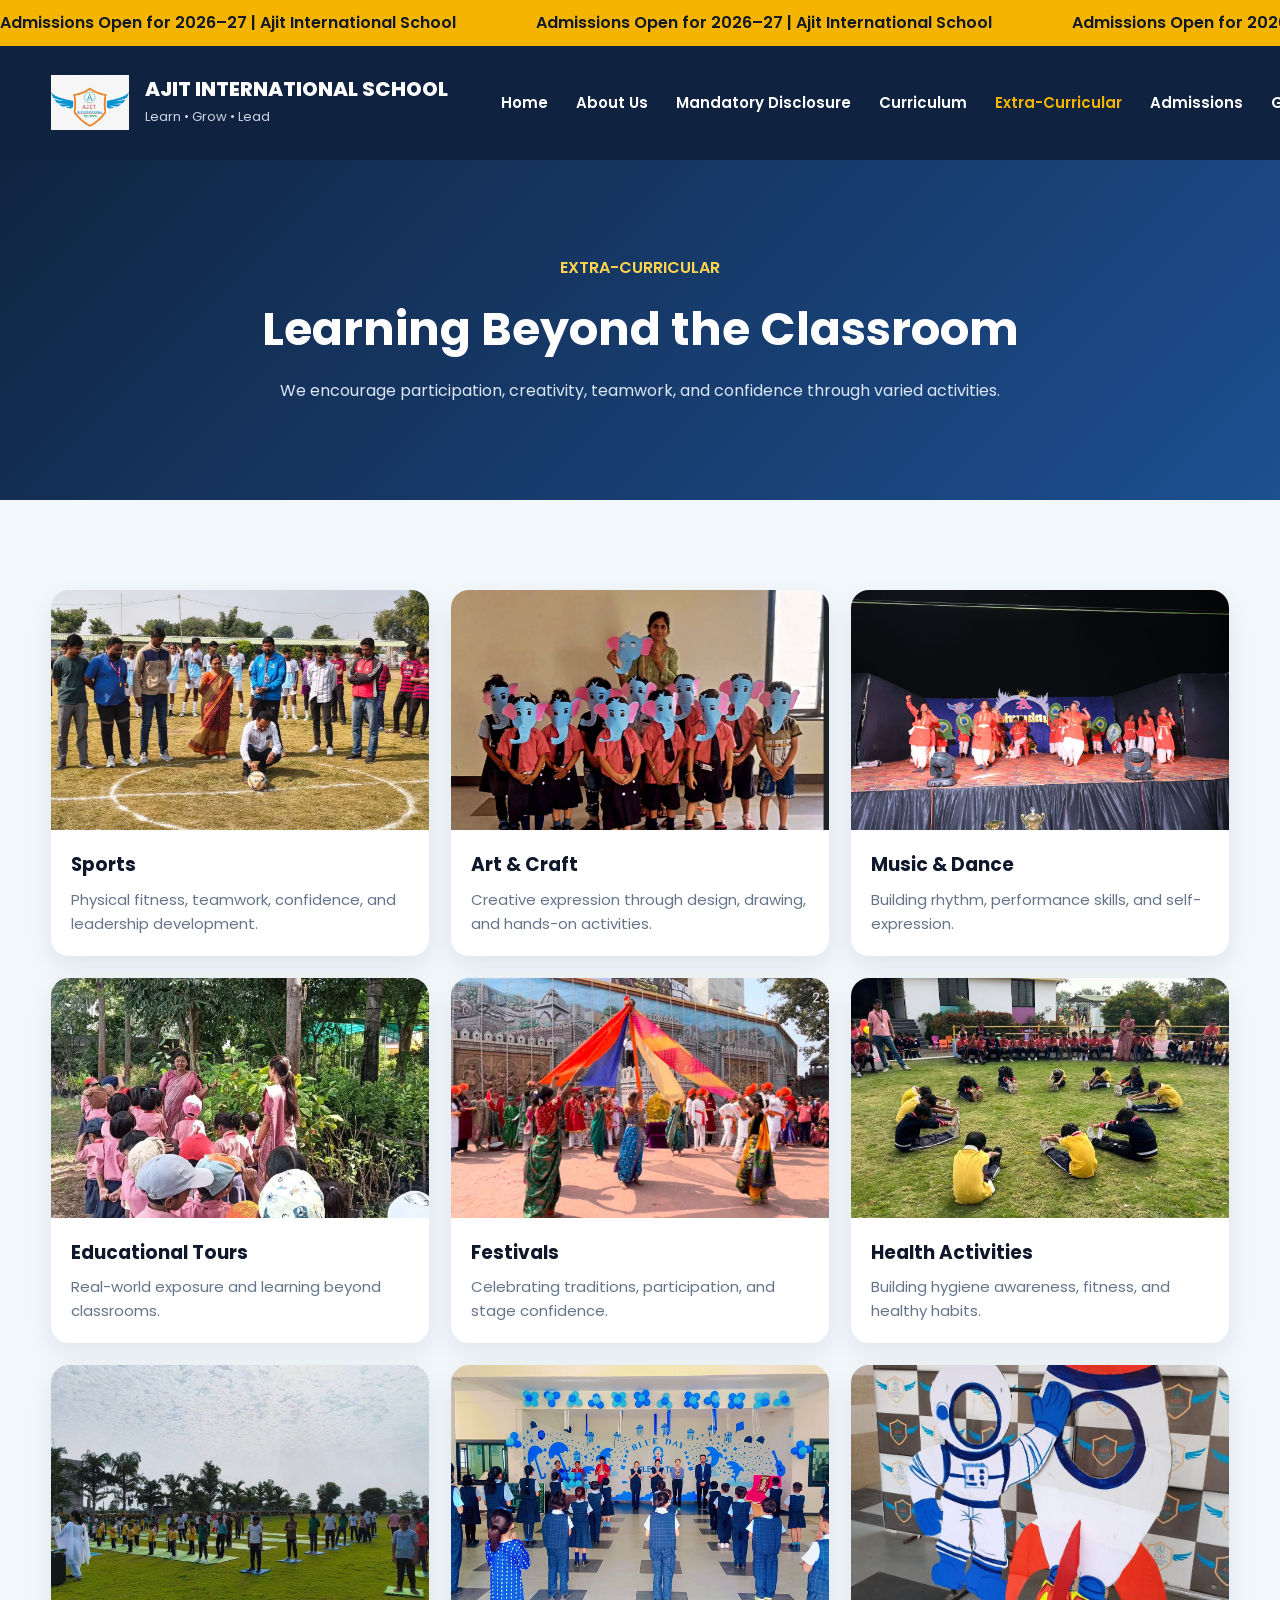
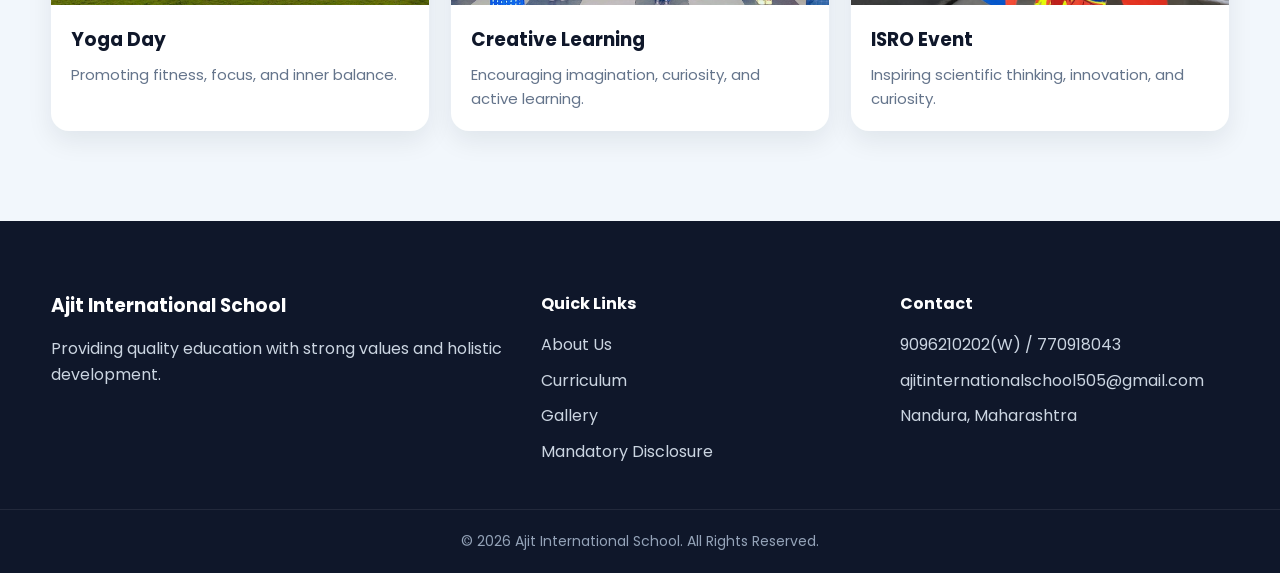
<file: extra-curricular.html>
<!DOCTYPE html>
<html lang="en">
<head>
  <meta charset="UTF-8" />
  <meta name="viewport" content="width=device-width, initial-scale=1.0" />
  <title>Extra-Curricular | Ajit International School</title>
  <link rel="stylesheet" href="style.css" />
</head>
<body>
    <div class="top-bar">
    <div class="top-bar-track">
      <div class="top-bar-content">
        <span>Admissions Open for 2026–27 | Ajit International School</span>
        <span>Admissions Open for 2026–27 | Ajit International School</span>
        <span>Admissions Open for 2026–27 | Ajit International School</span>
        <span>Admissions Open for 2026–27 | Ajit International School</span>
        <span>Admissions Open for 2026–27 | Ajit International School</span>
        <span>Admissions Open for 2026–27 | Ajit International School</span>
      </div>
    </div>
  </div>
  <header class="header">
  <div class="container nav-container">
    <div class="logo">
      <img src="images/logo.jpg" alt="Ajit International School Logo">
      <div class="logo-text">
        <h2>Ajit International School</h2>
        <span>Learn • Grow • Lead</span>
      </div>
    </div>
      <div class="menu-toggle" id="menu-toggle">☰</div>
      <nav class="navbar" id="navbar">
      <ul>
        <li><a href="index.html" class="nav-link">Home</a></li>
        <li><a href="about.html" class="nav-link">About Us</a></li>
        <li><a href="mandatory-disclosure.html" class="nav-link">Mandatory Disclosure</a></li>
        <li><a href="curriculum.html" class="nav-link">Curriculum</a></li>
        <li><a href="extra-curricular.html" class="nav-link">Extra-Curricular</a></li>
        <li><a href="admissions.html" class="nav-link">Admissions</a></li>
        <li><a href="gallery.html" class="nav-link">Gallery</a></li>
        <li><a href="facility.html" class="nav-link">Facility</a></li>
        <li><a href="contact.html" class="nav-link">Contact</a></li>
      </ul>
    </nav>
  </div>
</header>

  <section class="page-hero">
    <div class="page-hero-content">
      <span>Extra-Curricular</span>
      <h1>Learning Beyond the Classroom</h1>
      <p>We encourage participation, creativity, teamwork, and confidence through varied activities.</p>
    </div>
  </section>

  <section class="section activities-section">
    <div class="container">
      <div class="activity-grid">
        <div class="activity-card">
          <img src="images/sports.jpeg" alt="Sports" />
          <div class="activity-content">
            <h3>Sports</h3>
            <p>Physical fitness, teamwork, confidence, and leadership development.</p>
          </div>
        </div>
        <div class="activity-card">
          <img src="images/art.jpeg" alt="Art & Craft" />
          <div class="activity-content">
            <h3>Art & Craft</h3>
            <p>Creative expression through design, drawing, and hands-on activities.</p>
          </div>
        </div>
        <div class="activity-card">
          <img src="images/music.jpeg" alt="Music & Dance" />
          <div class="activity-content">
            <h3>Music & Dance</h3>
            <p>Building rhythm, performance skills, and self-expression.</p>
          </div>
        </div>
        <div class="activity-card">
          <img src="images/tour.jpeg" alt="tour" />
          <div class="activity-content">
            <h3>Educational Tours</h3>
            <p>Real-world exposure and learning beyond classrooms.</p>
          </div>
        </div>
        <div class="activity-card">
          <img src="images/festival.jpeg" alt="Festivals" />
          <div class="activity-content">
            <h3>Festivals</h3>
            <p>Celebrating traditions, participation, and stage confidence.</p>
          </div>
        </div>
        <div class="activity-card">
          <img src="images/healthactivity.jpeg" alt="Health Activities" />
          <div class="activity-content">
            <h3>Health Activities</h3>
            <p>Building hygiene awareness, fitness, and healthy habits.</p>
          </div>
        </div>
        <div class="activity-card">
          <img src="images/yogaday.jpeg" alt="yogaDay" />
          <div class="activity-content">
            <h3>Yoga Day</h3>
            <p>Promoting fitness, focus, and inner balance.</p>
          </div>
        </div>
        <div class="activity-card">
          <img src="images/CreativeLearning.jpeg" alt="Creative Learning" />
          <div class="activity-content">
            <h3>Creative Learning</h3>
            <p>Encouraging imagination, curiosity, and active learning.</p>
          </div>
        </div>
        <div class="activity-card">
          <img src="images/ISROEvent.jpeg" alt="ISROEvent" />
          <div class="activity-content">
            <h3>ISRO Event</h3>
            <p>Inspiring scientific thinking, innovation, and curiosity.</p>
          </div>
        </div>
      </div>
    </div>
  </section>

  <footer class="footer">
    <div class="container footer-grid">
      <div class="footer-box">
        <h3>Ajit International School</h3>
        <p>Providing quality education with strong values and holistic development.</p>
      </div>

      <div class="footer-box">
        <h4>Quick Links</h4>
        <ul>
          <li><a href="about.html">About Us</a></li>
          <li><a href="curriculum.html">Curriculum</a></li>
          <li><a href="gallery.html">Gallery</a></li>
          <li><a href="mandatory-disclosure.html">Mandatory Disclosure</a></li>
        </ul>
      </div>

      <div class="footer-box">
        <h4>Contact</h4>
        <p>9096210202(W) / 770918043</p>
        <p>
          <a href="mailto:ajitinternationalschool505@gmail.com">
            ajitinternationalschool505@gmail.com
          </a>
        </p>  
        <p>Nandura, Maharashtra</p>
      </div>
    </div>

    <div class="footer-bottom">
      <p>© 2026 Ajit International School. All Rights Reserved.</p>
    </div>
  </footer>
  <script src="script.js"></script>
</body>
</html>
</file>
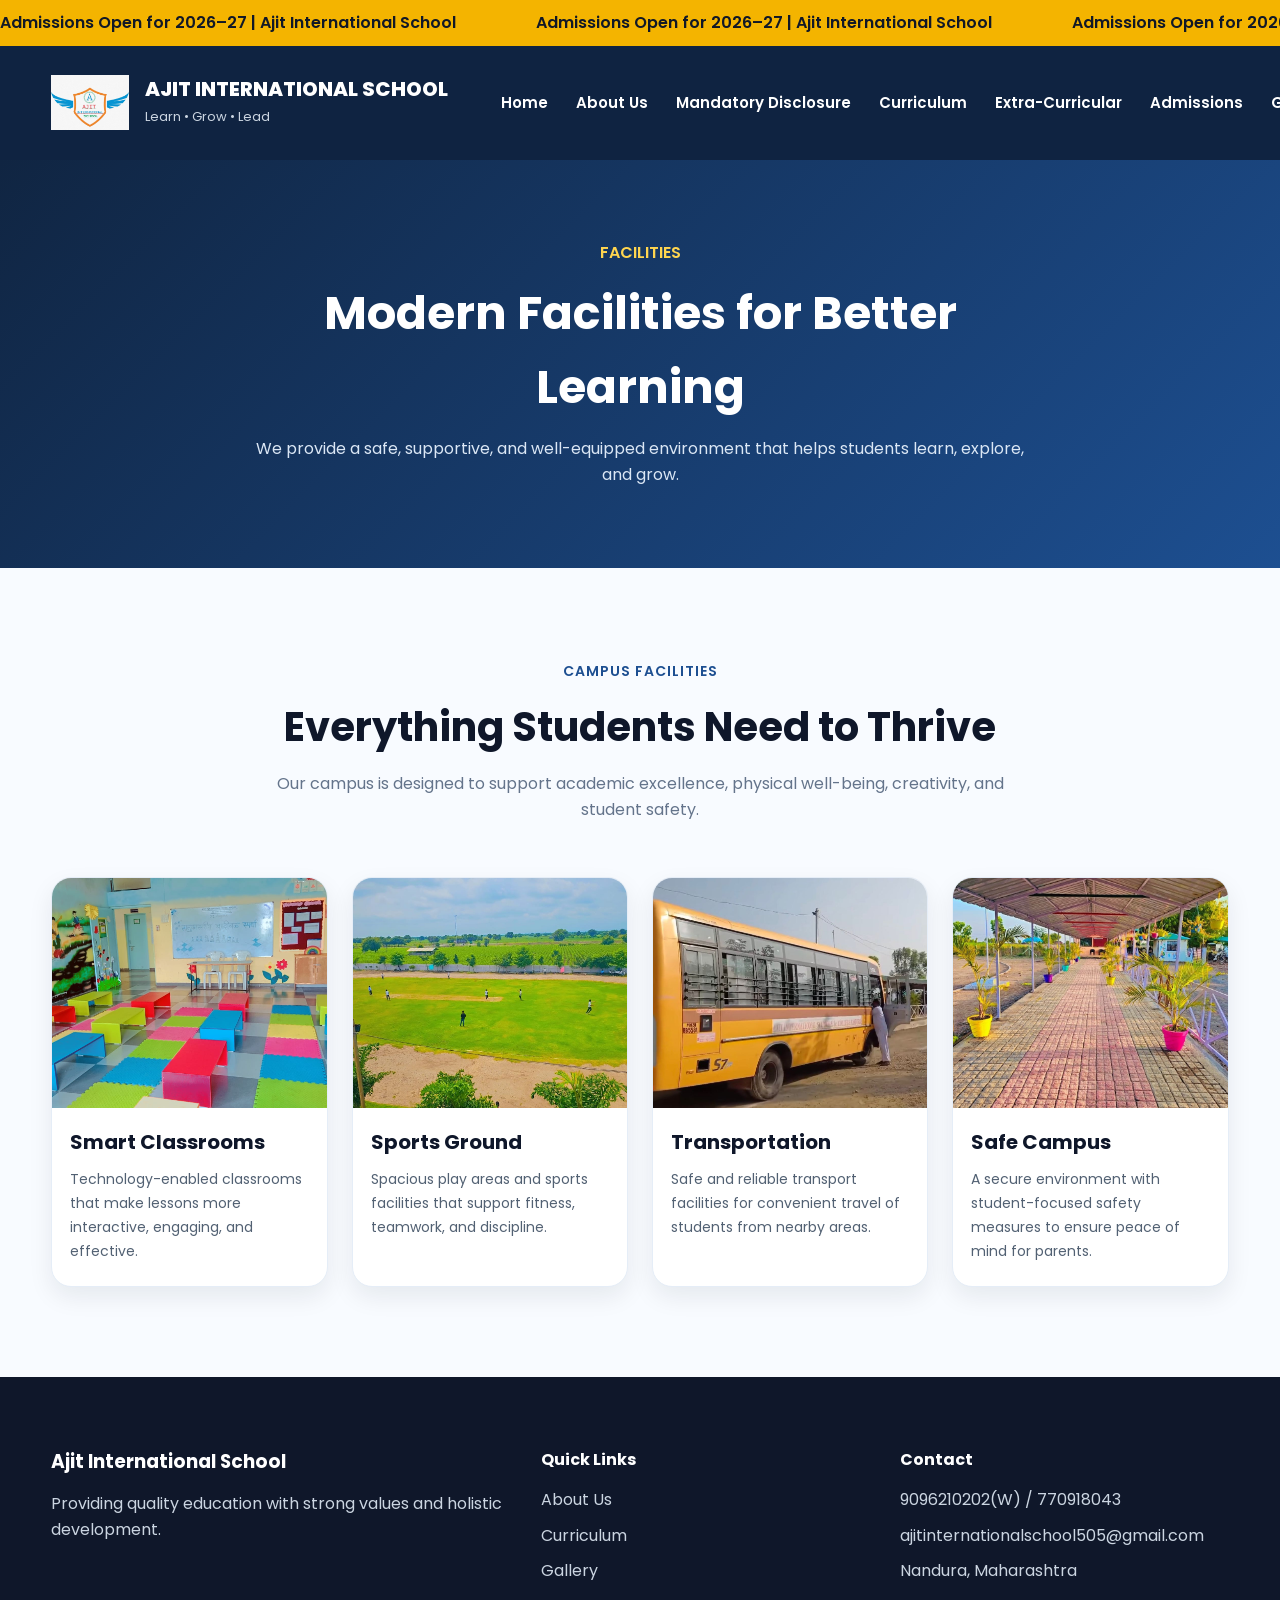
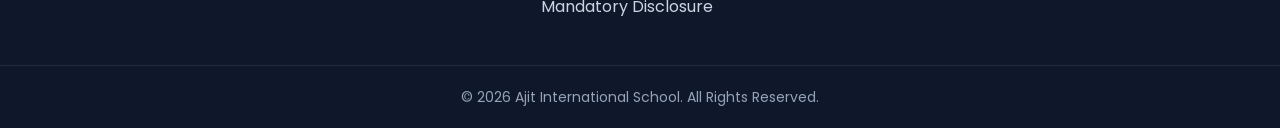
<file: facility.html>
<!DOCTYPE html>
<html lang="en">
<head>
  <meta charset="UTF-8" />
  <meta name="viewport" content="width=device-width, initial-scale=1.0" />
  <title>Facility | Ajit International School</title>
  <link rel="stylesheet" href="style.css" />
</head>
<body>
    <div class="top-bar">
    <div class="top-bar-track">
      <div class="top-bar-content">
        <span>Admissions Open for 2026–27 | Ajit International School</span>
        <span>Admissions Open for 2026–27 | Ajit International School</span>
        <span>Admissions Open for 2026–27 | Ajit International School</span>
        <span>Admissions Open for 2026–27 | Ajit International School</span>
        <span>Admissions Open for 2026–27 | Ajit International School</span>
        <span>Admissions Open for 2026–27 | Ajit International School</span>
      </div>
    </div>
  </div>

  <header class="header">
  <div class="container nav-container">
    <div class="logo">
      <img src="images/logo.jpg" alt="Ajit International School Logo">
      <div class="logo-text">
        <h2>Ajit International School</h2>
        <span>Learn • Grow • Lead</span>
      </div>
    </div>

      <div class="menu-toggle" id="menu-toggle">☰</div>

      <nav class="navbar" id="navbar">
      <ul>
        <li><a href="index.html" class="nav-link">Home</a></li>
        <li><a href="about.html" class="nav-link">About Us</a></li>
        <li><a href="mandatory-disclosure.html" class="nav-link">Mandatory Disclosure</a></li>
        <li><a href="curriculum.html" class="nav-link">Curriculum</a></li>
        <li><a href="extra-curricular.html" class="nav-link">Extra-Curricular</a></li>
        <li><a href="admissions.html" class="nav-link">Admissions</a></li>
        <li><a href="gallery.html" class="nav-link">Gallery</a></li>
        <li><a href="facility.html" class="nav-link">Facility</a></li>
        <li><a href="contact.html" class="nav-link">Contact</a></li>
      </ul>
    </nav>
  </div>
</header>

  <section class="page-hero">
    <div class="page-hero-content">
      <span>Facilities</span>
      <h1>Modern Facilities for Better Learning</h1>
      <p>
        We provide a safe, supportive, and well-equipped environment that helps students learn, explore, and grow.
      </p>
    </div>
  </section>

  <section class="section facilities-section">
    <div class="container">
      <div class="section-title">
        <span>Campus Facilities</span>
        <h2>Everything Students Need to Thrive</h2>
        <p>
          Our campus is designed to support academic excellence, physical well-being, creativity, and student safety.
        </p>
      </div>

      <div class="facilities-grid">
        <div class="facility-card">
          <img src="images/facility1.jpeg" alt="Smart Classrooms">
          <h3>Smart Classrooms</h3>
          <p>Technology-enabled classrooms that make lessons more interactive, engaging, and effective.</p>
        </div>

        <div class="facility-card">
          <img src="images/facility2.jpeg" alt="Sports Ground">
          <h3>Sports Ground</h3>
          <p>Spacious play areas and sports facilities that support fitness, teamwork, and discipline.</p>
        </div>

        <div class="facility-card">
          <img src="images/facility3.jpeg" alt="Transportation">
          <h3>Transportation</h3>
          <p>Safe and reliable transport facilities for convenient travel of students from nearby areas.</p>
        </div>

        <div class="facility-card">
          <img src="images/facility4.jpeg" alt="Safe Campus">
          <h3>Safe Campus</h3>
          <p>A secure environment with student-focused safety measures to ensure peace of mind for parents.</p>
        </div>
      </div>
    </div>
  </section>

  <footer class="footer">
    <div class="container footer-grid">
      <div class="footer-box">
        <h3>Ajit International School</h3>
        <p>Providing quality education with strong values and holistic development.</p>
      </div>

      <div class="footer-box">
        <h4>Quick Links</h4>
        <ul>
          <li><a href="about.html">About Us</a></li>
          <li><a href="curriculum.html">Curriculum</a></li>
          <li><a href="gallery.html">Gallery</a></li>
          <li><a href="mandatory-disclosure.html">Mandatory Disclosure</a></li>
        </ul>
      </div>

      <div class="footer-box">
        <h4>Contact</h4>
        <p>9096210202(W) / 770918043</p>
        <p>
          <a href="mailto:ajitinternationalschool505@gmail.com">
            ajitinternationalschool505@gmail.com
          </a>
        </p>  
        <p>Nandura, Maharashtra</p>
      </div>
    </div>

    <div class="footer-bottom">
      <p>© 2026 Ajit International School. All Rights Reserved.</p>
    </div>
  </footer>

  <script src="script.js"></script>
</body>
</html>
</file>
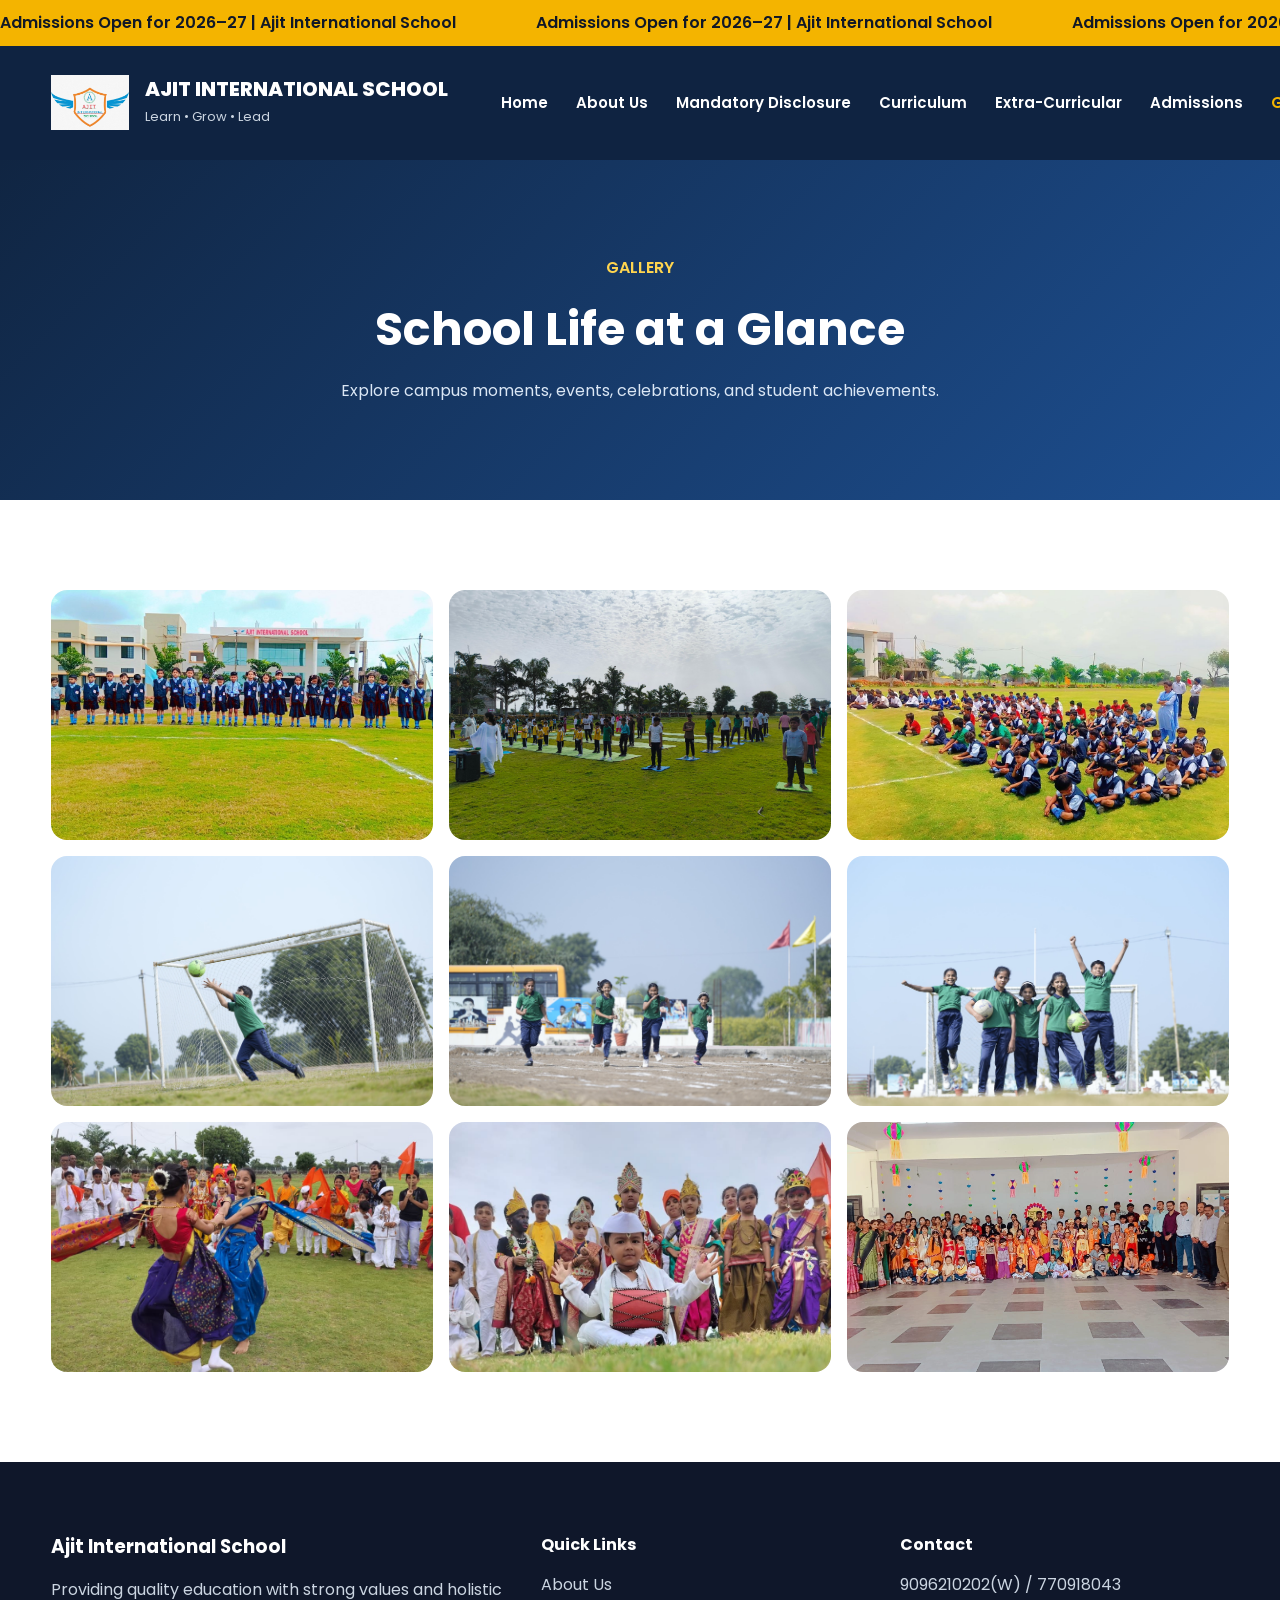
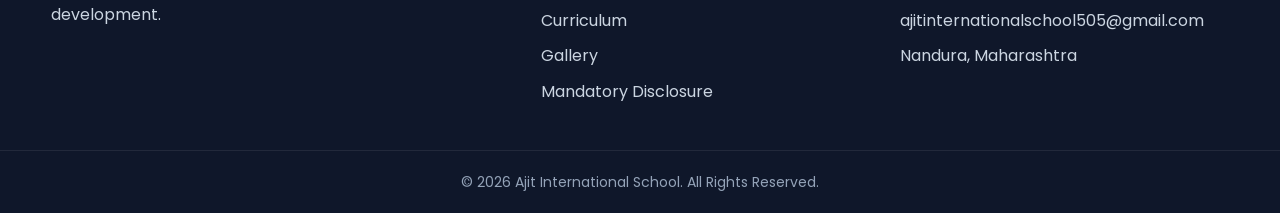
<file: gallery.html>
<!DOCTYPE html>
<html lang="en">
<head>
  <meta charset="UTF-8" />
  <meta name="viewport" content="width=device-width, initial-scale=1.0" />
  <title>Gallery | Ajit International School</title>
  <link rel="stylesheet" href="style.css" />
</head>
<body>
    <div class="top-bar">
    <div class="top-bar-track">
      <div class="top-bar-content">
        <span>Admissions Open for 2026–27 | Ajit International School</span>
        <span>Admissions Open for 2026–27 | Ajit International School</span>
        <span>Admissions Open for 2026–27 | Ajit International School</span>
        <span>Admissions Open for 2026–27 | Ajit International School</span>
        <span>Admissions Open for 2026–27 | Ajit International School</span>
        <span>Admissions Open for 2026–27 | Ajit International School</span>
      </div>
    </div>
  </div>
  <header class="header">
  <div class="container nav-container">
    <div class="logo">
      <img src="images/logo.jpg" alt="Ajit International School Logo">
      <div class="logo-text">
        <h2>Ajit International School</h2>
        <span>Learn • Grow • Lead</span>
      </div>
    </div>
      <div class="menu-toggle" id="menu-toggle">☰</div>
      <nav class="navbar" id="navbar">
      <ul>
        <li><a href="index.html" class="nav-link">Home</a></li>
        <li><a href="about.html" class="nav-link">About Us</a></li>
        <li><a href="mandatory-disclosure.html" class="nav-link">Mandatory Disclosure</a></li>
        <li><a href="curriculum.html" class="nav-link">Curriculum</a></li>
        <li><a href="extra-curricular.html" class="nav-link">Extra-Curricular</a></li>
        <li><a href="admissions.html" class="nav-link">Admissions</a></li>
        <li><a href="gallery.html" class="nav-link">Gallery</a></li>
        <li><a href="facility.html" class="nav-link">Facility</a></li>
        <li><a href="contact.html" class="nav-link">Contact</a></li>
      </ul>
    </nav>
  </div>
</header>

  <section class="page-hero">
    <div class="page-hero-content">
      <span>Gallery</span>
      <h1>School Life at a Glance</h1>
      <p>Explore campus moments, events, celebrations, and student achievements.</p>
    </div>
  </section>

  <section class="section gallery-section">
    <div class="container">
      <div class="gallery-grid">
        <img src="images/g1.jpeg" alt="Gallery 1" />
        <img src="images/g2.jpg" alt="Gallery 2" />
        <img src="images/g3.jpeg" alt="Gallery 3" />
        <img src="images/g4.jpg" alt="Gallery 4" />
        <img src="images/g5.jpg" alt="Gallery 5" />
        <img src="images/g6.jpg" alt="Gallery 6" />
        <img src="images/g7.jpeg" alt="Gallery 7" />
        <img src="images/g8.jpeg" alt="Gallery 8" />
        <img src="images/g9.jpeg" alt="Gallery 9" />
      </div>
    </div>
  </section>

  <footer class="footer">
    <div class="container footer-grid">
      <div class="footer-box">
        <h3>Ajit International School</h3>
        <p>Providing quality education with strong values and holistic development.</p>
      </div>

      <div class="footer-box">
        <h4>Quick Links</h4>
        <ul>
          <li><a href="about.html">About Us</a></li>
          <li><a href="curriculum.html">Curriculum</a></li>
          <li><a href="gallery.html">Gallery</a></li>
          <li><a href="mandatory-disclosure.html">Mandatory Disclosure</a></li>
        </ul>
      </div>

      <div class="footer-box">
        <h4>Contact</h4>
        <p>9096210202(W) / 770918043</p>
        <p>
          <a href="mailto:ajitinternationalschool505@gmail.com">
            ajitinternationalschool505@gmail.com
          </a>
        </p>  
        <p>Nandura, Maharashtra</p>
      </div>
    </div>

    <div class="footer-bottom">
      <p>© 2026 Ajit International School. All Rights Reserved.</p>
    </div>
  </footer>
  <script src="script.js"></script>
</body>
</html>
</file>
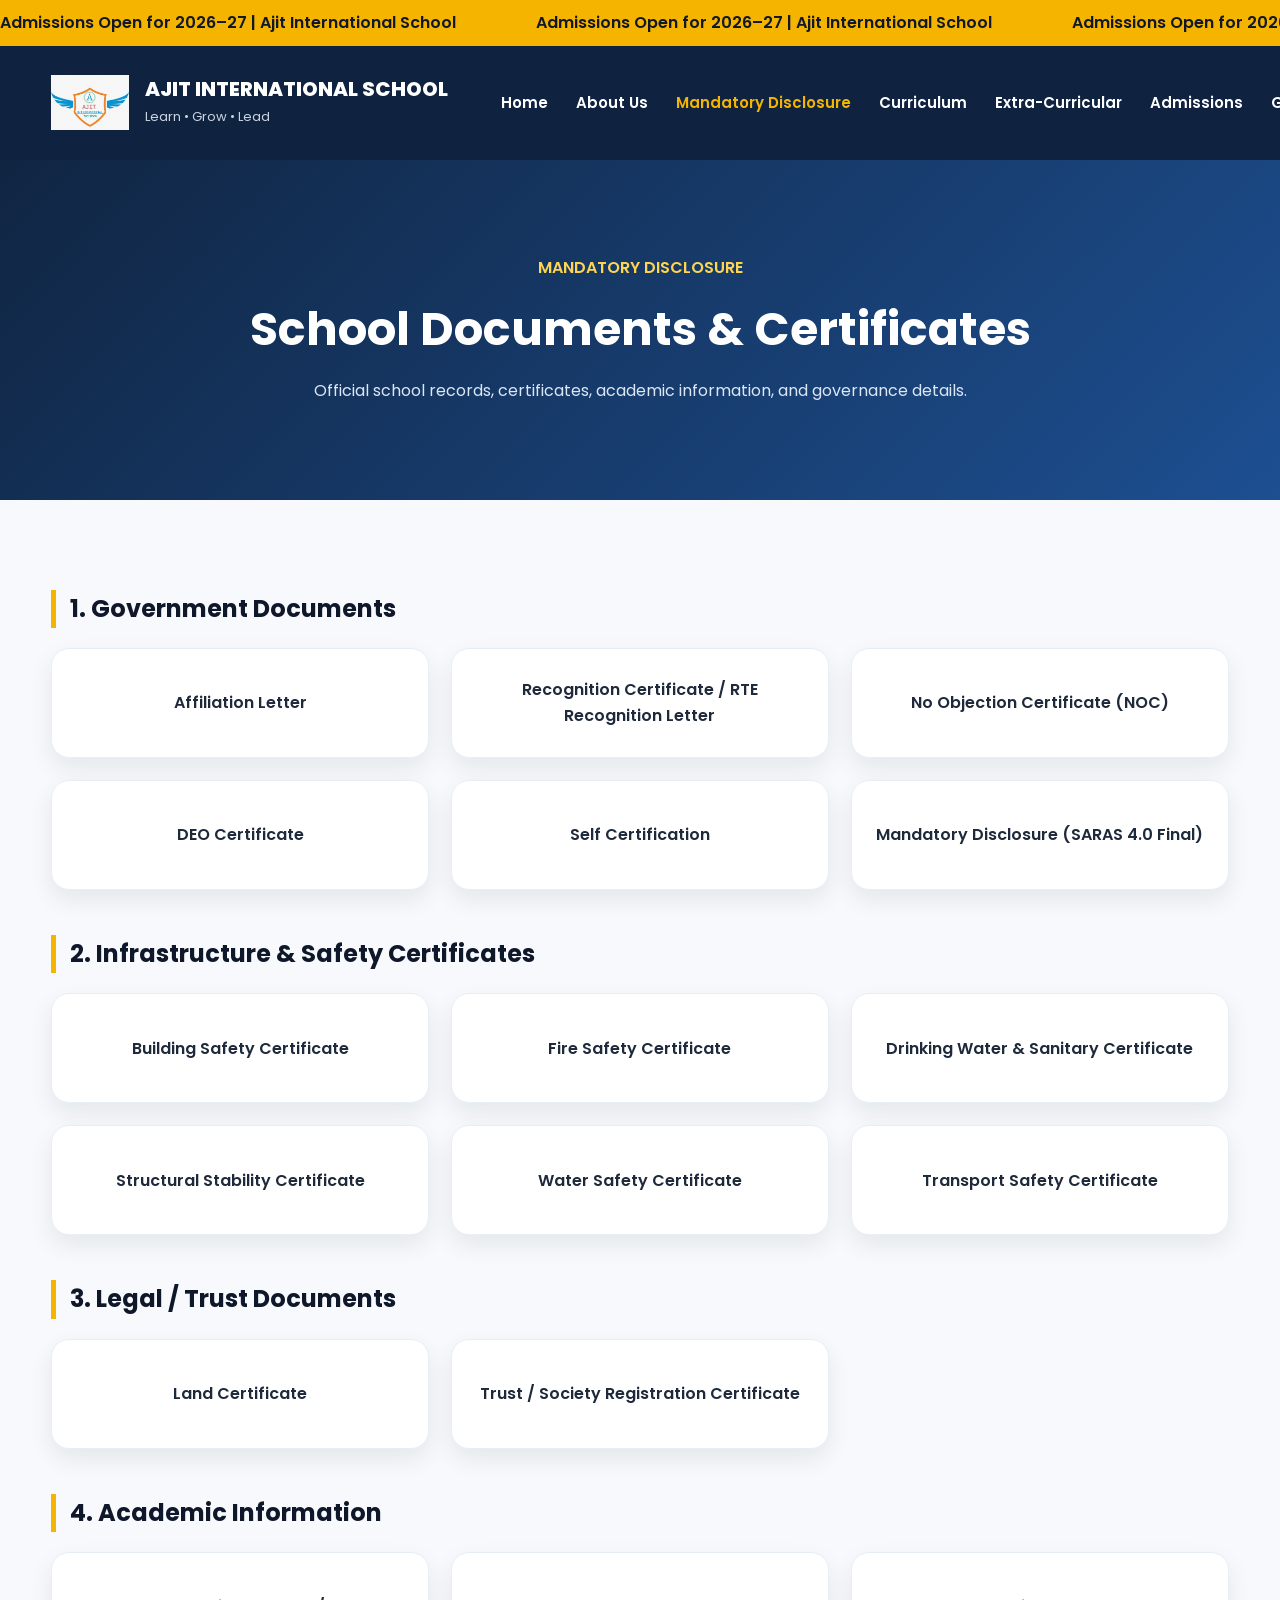
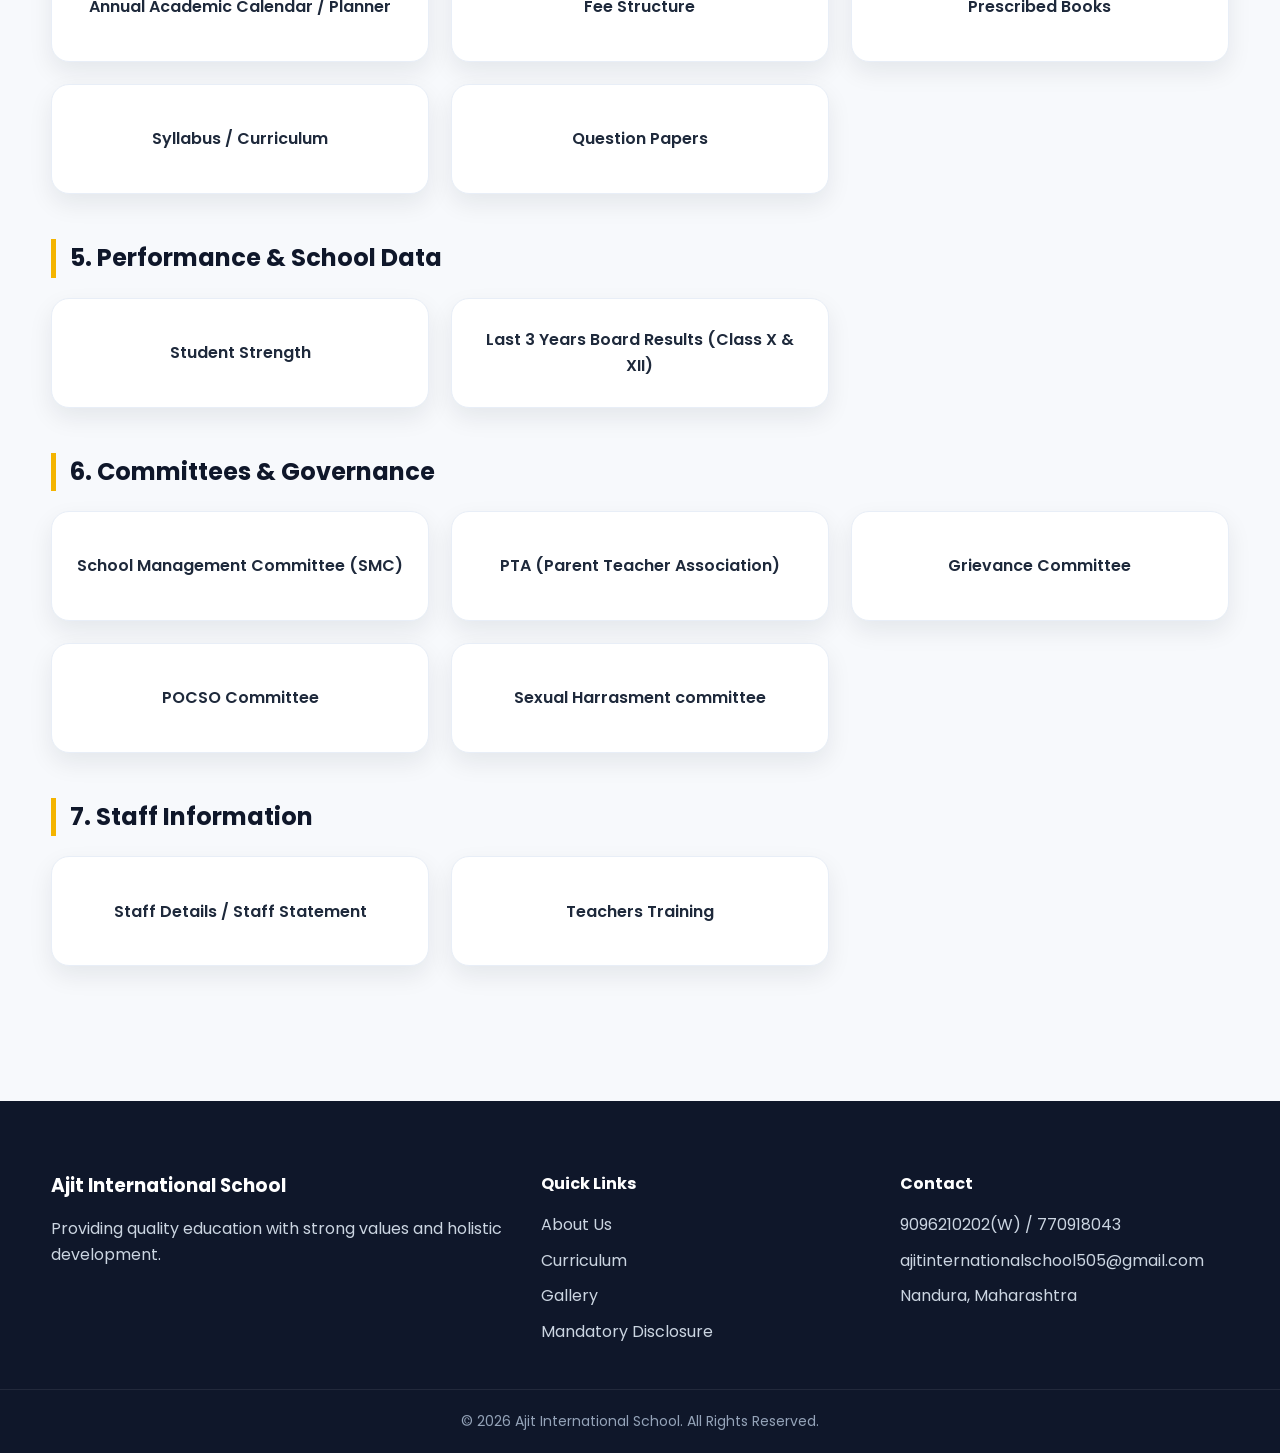
<file: mandatory-disclosure.html>
<!DOCTYPE html>
<html lang="en">
<head>
  <meta charset="UTF-8" />
  <meta name="viewport" content="width=device-width, initial-scale=1.0" />
  <title>Mandatory Disclosure | Ajit International School</title>
  <link rel="stylesheet" href="style.css" />
</head>
<body>
    <div class="top-bar">
    <div class="top-bar-track">
      <div class="top-bar-content">
        <span>Admissions Open for 2026–27 | Ajit International School</span>
        <span>Admissions Open for 2026–27 | Ajit International School</span>
        <span>Admissions Open for 2026–27 | Ajit International School</span>
        <span>Admissions Open for 2026–27 | Ajit International School</span>
        <span>Admissions Open for 2026–27 | Ajit International School</span>
        <span>Admissions Open for 2026–27 | Ajit International School</span>
      </div>
    </div>
  </div>

  <header class="header">
  <div class="container nav-container">
    <div class="logo">
      <img src="images/logo.jpg" alt="Ajit International School Logo">
      <div class="logo-text">
        <h2>Ajit International School</h2>
        <span>Learn • Grow • Lead</span>
      </div>
    </div>
      <div class="menu-toggle" id="menu-toggle">☰</div>
      <nav class="navbar" id="navbar">
      <ul>
        <li><a href="index.html" class="nav-link">Home</a></li>
        <li><a href="about.html" class="nav-link">About Us</a></li>
        <li><a href="mandatory-disclosure.html" class="nav-link">Mandatory Disclosure</a></li>
        <li><a href="curriculum.html" class="nav-link">Curriculum</a></li>
        <li><a href="extra-curricular.html" class="nav-link">Extra-Curricular</a></li>
        <li><a href="admissions.html" class="nav-link">Admissions</a></li>
        <li><a href="gallery.html" class="nav-link">Gallery</a></li>
        <li><a href="facility.html" class="nav-link">Facility</a></li>
        <li><a href="contact.html" class="nav-link">Contact</a></li>
      </ul>
    </nav>
  </div>
</header>

  <section class="page-hero">
    <div class="page-hero-content">
      <span>Mandatory Disclosure</span>
      <h1>School Documents & Certificates</h1>
      <p>Official school records, certificates, academic information, and governance details.</p>
    </div>
  </section>

  <section class="section">
    <div class="container">
      <div class="disclosure-category">
        <h3>1. Government Documents</h3>
        <div class="doc-grid">
          <a href="#" class="doc-card">Affiliation Letter</a>
          <a href="#" class="doc-card">Recognition Certificate / RTE Recognition Letter</a>
          <a href="#" class="doc-card">No Objection Certificate (NOC)</a>
          <a href="#" class="doc-card">DEO Certificate</a>
          <a href="#" class="doc-card">Self Certification</a>
          <a href="#" class="doc-card">Mandatory Disclosure (SARAS 4.0 Final)</a>
        </div>
      </div>

      <div class="disclosure-category">
        <h3>2. Infrastructure & Safety Certificates</h3>
        <div class="doc-grid">
          <a href="documents/Building_Safety_certificate.pdf" class="doc-card">Building Safety Certificate</a>
          <a href="documents/Fire_certificate.pdf" class="doc-card">Fire Safety Certificate</a>
          <a href="documents/Drinking_Water&Sanitary_Certificate.pdf" class="doc-card">Drinking Water & Sanitary Certificate</a>
          <a href="documents/Structural_Stability.pdf" class="doc-card">Structural Stability Certificate</a>
          <a href="documents/Water_safety_Certificate.pdf" class="doc-card">Water Safety Certificate</a>
          <a href="#" class="doc-card">Transport Safety Certificate</a>
        </div>
      </div>

      <div class="disclosure-category">
        <h3>3. Legal / Trust Documents</h3>
        <div class="doc-grid">
          <a href="documents/Land_Certificate.pdf" class="doc-card">Land Certificate</a>
          <a href="#" class="doc-card">Trust / Society Registration Certificate</a>
        </div>
      </div>

      <div class="disclosure-category">
        <h3>4. Academic Information</h3>
        <div class="doc-grid">
          <a href="#" class="doc-card">Annual Academic Calendar / Planner</a>
          <a href="#" class="doc-card">Fee Structure</a>
          <a href="#" class="doc-card">Prescribed Books</a>
          <a href="#" class="doc-card">Syllabus / Curriculum</a>
          <a href="#" class="doc-card">Question Papers</a>
        </div>
      </div>

      <div class="disclosure-category">
        <h3>5. Performance & School Data</h3>
        <div class="doc-grid">
          <a href="#" class="doc-card">Student Strength</a>
          <a href="#" class="doc-card">Last 3 Years Board Results (Class X & XII)</a>
        </div>
      </div>

      <div class="disclosure-category">
        <h3>6. Committees & Governance</h3>
        <div class="doc-grid">
          <a href="#" class="doc-card">School Management Committee (SMC)</a>
          <a href="#" class="doc-card">PTA (Parent Teacher Association)</a>
          <a href="#" class="doc-card">Grievance Committee</a>
          <a href="#" class="doc-card">POCSO Committee</a>
          <a href="#" class="doc-card">Sexual Harrasment committee</a>
        </div>
      </div>

      <div class="disclosure-category">
        <h3>7. Staff Information</h3>
        <div class="doc-grid">
          <a href="#" class="doc-card">Staff Details / Staff Statement</a>
          <a href="#" class="doc-card">Teachers Training</a>
        </div>
      </div>
    </div>
  </section>

  <footer class="footer">
    <div class="container footer-grid">
      <div class="footer-box">
        <h3>Ajit International School</h3>
        <p>Providing quality education with strong values and holistic development.</p>
      </div>

      <div class="footer-box">
        <h4>Quick Links</h4>
        <ul>
          <li><a href="about.html">About Us</a></li>
          <li><a href="curriculum.html">Curriculum</a></li>
          <li><a href="gallery.html">Gallery</a></li>
          <li><a href="mandatory-disclosure.html">Mandatory Disclosure</a></li>
        </ul>
      </div>

      <div class="footer-box">
        <h4>Contact</h4>
        <p>9096210202(W) / 770918043</p>
        <p>
          <a href="mailto:ajitinternationalschool505@gmail.com">
            ajitinternationalschool505@gmail.com
          </a>
        </p>  
        <p>Nandura, Maharashtra</p>
      </div>
    </div>

    <div class="footer-bottom">
      <p>© 2026 Ajit International School. All Rights Reserved.</p>
    </div>
  </footer>
  <script src="script.js"></script>
</body>
</html>
</file>
<file: style.css>
@import url('https://fonts.googleapis.com/css2?family=Poppins:wght@300;400;500;600;700;800&display=swap');

* {
  margin: 0;
  padding: 0;
  box-sizing: border-box;
}

html {
  scroll-behavior: smooth;
}

body {
  font-family: 'Poppins', sans-serif;
  background: #f7f9fc;
  color: #1e293b;
  line-height: 1.6;
}

img {
  width: 100%;
  display: block;
}

a {
  text-decoration: none;
}

ul {
  list-style: none;
}

.container {
  width: min(92%, 1400px);
  margin: 0 auto;
}

.section {
  padding: 90px 0;
}

.top-bar {
  background: #f4b400;
  color: #111827;
  overflow: hidden;
  white-space: nowrap;
  padding: 10px 0;
  font-weight: 600;
}

.top-bar-track {
  display: flex;
  width: max-content;
  animation: scrollText 15s linear infinite;
}

.top-bar-content {
  display: flex;
  gap: 80px;
}

@keyframes scrollText {
  0% {
    transform: translateX(0);
  }
  100% {
    transform: translateX(-50%);
  }
}

.header {
  background: #0f2341;
  position: sticky;
  top: 0;
  z-index: 1000;
}

.nav-container {
  display: flex;
  align-items: center;
  justify-content: space-between;
  gap: 30px;
  padding: 18px 0;
}

.logo {
  display: flex;
  align-items: center;
  gap: 16px;
  flex: 0 0 420px;
  min-width: 320px;
}

.logo img {
  width: 78px;
  height: 78px;
  object-fit: contain;
  display: block;
}

.logo-text h2 {
  color: #ffffff;
  font-size: 20px;
  line-height: 1.15;
  margin: 0;
  text-transform: uppercase;
  font-weight: 800;
}

.logo-text span {
  display: block;
  margin-top: 6px;
  font-size: 13px;
  color: #cbd5e1;
}

.navbar {
  flex: 1;
  display: flex;
  justify-content: flex-end;
}

.navbar ul {
  display: flex;
  align-items: center;
  justify-content: flex-end;
  gap: 28px;
  list-style: none;
  margin: 0;
  padding: 0;
  flex-wrap: nowrap;
}

.navbar ul li {
  list-style: none;
}

.navbar ul li a {
  color: #ffffff;
  text-decoration: none;
  font-size: 15px;
  font-weight: 600;
  line-height: 1;
  white-space: nowrap;
  transition: color 0.3s ease;
}

.navbar ul li a:hover,
.navbar ul li a.active {
  color: #f4b400;
}

.menu-toggle {
  display: none;
  font-size: 28px;
  color: #ffffff;
  cursor: pointer;
}

.nav-link {
  color: white;
}

.nav-link.active {
  color: yellow;
}

.hero {
  position: relative;
  min-height: 90vh;
  overflow: hidden;
}

.hero img {
  width: 100%;
  height: 90vh;
  object-fit: cover;
}

.hero-overlay {
  position: absolute;
  inset: 0;
  background: linear-gradient(to right, rgba(7, 20, 38, 0.82), rgba(7, 20, 38, 0.35));
}

.hero-content {
  position: absolute;
  top: 50%;
  left: 5%;
  transform: translateY(-50%);
  z-index: 2;
  color: white;
  max-width: 700px;
}

.hero-subtitle {
  display: inline-block;
  margin-bottom: 18px;
  background: rgba(244, 180, 0, 0.14);
  border: 1px solid rgba(244, 180, 0, 0.35);
  color: #ffe082;
  padding: 8px 16px;
  border-radius: 50px;
  font-size: 14px;
}

.hero-content h1 {
  font-size: 58px;
  line-height: 1.1;
  margin-bottom: 18px;
  font-weight: 700;
}

.hero-description {
  font-size: 17px;
  color: #e5e7eb;
  max-width: 620px;
  margin-bottom: 30px;
}

.hero-buttons {
  display: flex;
  gap: 14px;
  flex-wrap: wrap;
}

.btn {
  display: inline-block;
  padding: 13px 28px;
  border-radius: 10px;
  font-weight: 600;
  transition: 0.3s ease;
}

.btn-primary {
  background: #f4b400;
  color: #111827;
}

.btn-primary:hover {
  background: #dc9f00;
  transform: translateY(-2px);
}

.btn-secondary {
  border: 1px solid rgba(255, 255, 255, 0.4);
  color: #fff;
}

.btn-secondary:hover {
  background: rgba(255, 255, 255, 0.1);
}

.small-btn {
  padding: 11px 22px;
  font-size: 14px;
}

.section-title {
  text-align: center;
  max-width: 760px;
  margin: 0 auto 55px;
}

.section-title span {
  color: #1d4f91;
  font-weight: 600;
  font-size: 14px;
  text-transform: uppercase;
  letter-spacing: 1px;
}

.section-title h2 {
  font-size: 40px;
  margin: 12px 0;
  color: #0f172a;
}

.section-title p {
  font-size: 16px;
  color: #64748b;
}

.section-title.light span,
.section-title.light h2,
.section-title.light p {
  color: white;
}

.split-grid,
.contact-grid,
.content-grid {
  display: grid;
  grid-template-columns: 1fr 1fr;
  gap: 28px;
  align-items: start;
}

.about-preview {
  background: #ffffff;
}

.split-grid h3,
.content-card h3 {
  font-size: 30px;
  margin-bottom: 15px;
  color: #0f172a;
}

.split-grid p,
.content-card p {
  color: #475569;
  margin-bottom: 16px;
  font-size: 16px;
}

.flashcards {
  display: grid;
  grid-template-columns: repeat(2, 1fr);
  gap: 18px;
}

.flashcard,
.info-card,
.content-card,
.contact-info,
.contact-form-box {
  background: linear-gradient(180deg, #ffffff, #eef5ff);
  border: 1px solid #e5edf7;
  border-radius: 18px;
  padding: 24px;
  box-shadow: 0 10px 24px rgba(15, 23, 42, 0.08);
  transition: 0.3s ease;
}

.flashcard:hover,
.info-card:hover,
.content-card:hover {
  transform: translateY(-6px);
}

.flashcard h4,
.info-card h3 {
  color: #1d4f91;
  font-size: 20px;
  margin-bottom: 10px;
}

.flashcard p,
.info-card p {
  color: #526173;
  font-size: 15px;
}

.achievements-section {
  background: linear-gradient(135deg, #12335f, #1d4f91);
}

.highlights-grid {
  display: grid;
  grid-template-columns: repeat(4, 1fr);
  gap: 22px;
}

.highlight-box {
  background: rgba(255, 255, 255, 0.09);
  border: 1px solid rgba(255, 255, 255, 0.14);
  padding: 28px 22px;
  border-radius: 18px;
  color: white;
}

.highlight-box h3 {
  margin-bottom: 10px;
  font-size: 22px;
}

.highlight-box p {
  color: #dbe7f3;
  font-size: 15px;
}

.activities-section {
  background: #f2f7fc;
}

.activity-grid,
.card-grid.three-col {
  display: grid;
  grid-template-columns: repeat(3, 1fr);
  gap: 22px;
}

.activity-card {
  background: #ffffff;
  border-radius: 18px;
  overflow: hidden;
  box-shadow: 0 10px 26px rgba(15, 23, 42, 0.08);
  transition: 0.3s ease;
}

.activity-card:hover {
  transform: translateY(-6px);
}

.activity-card img {
  height: 240px;
  object-fit: cover;
}

.activity-content {
  padding: 20px;
}

.activity-content h3 {
  margin-bottom: 8px;
  color: #0f172a;
}

.activity-content p {
  color: #64748b;
  font-size: 15px;
}

.gallery-section {
  background: #ffffff;
}

.gallery-grid {
  display: grid;
  grid-template-columns: repeat(3, 1fr);
  gap: 16px;
}

.gallery-grid img {
  height: 250px;
  object-fit: cover;
  border-radius: 16px;
  transition: 0.3s ease;
}

.gallery-grid img:hover {
  transform: scale(1.03);
}

.center-btn {
  text-align: center;
  margin-top: 30px;
}

.facilities-section {
  background: #f8fbff;
}

.facilities-grid {
  display: grid;
  grid-template-columns: repeat(4, 1fr);
  gap: 24px;
  margin-top: 20px;
}

.facility-card {
  background: #ffffff;
  border-radius: 20px;
  overflow: hidden;
  box-shadow: 0 10px 24px rgba(15, 23, 42, 0.08);
  border: 1px solid #e5edf7;
  transition: transform 0.3s ease, box-shadow 0.3s ease;
}

.facility-card:hover {
  transform: translateY(-8px);
  box-shadow: 0 16px 32px rgba(15, 23, 42, 0.12);
}

.facility-card img {
  width: 100%;
  height: 230px;
  object-fit: cover;
}

.facility-card h3 {
  font-size: 20px;
  color: #0f172a;
  margin: 18px 18px 10px;
}

.facility-card p {
  font-size: 14px;
  color: #526173;
  line-height: 1.7;
  padding: 0 18px 22px;
}

.contact-section {
  background: #f8fbff;
}

.contact-info h3,
.contact-form-box h3 {
  color: #1d4f91;
  font-size: 24px;
  margin-bottom: 18px;
}

.contact-info p {
  margin-bottom: 12px;
  color: #475569;
}

.contact-form-box form {
  display: flex;
  flex-direction: column;
  gap: 14px;
}

.contact-form-box input,
.contact-form-box textarea {
  width: 100%;
  padding: 14px 16px;
  border: 1px solid #d8e0ea;
  border-radius: 10px;
  font-family: inherit;
  outline: none;
}

.contact-form-box input:focus,
.contact-form-box textarea:focus {
  border-color: #1d4f91;
}

.contact-form-box button {
  border: none;
  cursor: pointer;
}

.page-hero {
  min-height: 340px;
  display: flex;
  align-items: center;
  justify-content: center;
  text-align: center;
  padding: 80px 20px;
  background: linear-gradient(135deg, #102542, #1d4f91);
  color: white;
}

.page-hero-content {
  max-width: 800px;
}

.page-hero-content span {
  display: inline-block;
  color: #ffd54f;
  font-weight: 600;
  text-transform: uppercase;
  margin-bottom: 12px;
}

.page-hero-content h1 {
  font-size: 46px;
  margin-bottom: 12px;
}

.page-hero-content p {
  color: #dbe7f5;
}

.doc-grid {
  display: grid;
  grid-template-columns: repeat(3, 1fr);
  gap: 22px;
}

.doc-card {
  display: flex;
  align-items: center;
  justify-content: center;
  min-height: 110px;
  background: #fff;
  padding: 24px;
  border-radius: 18px;
  box-shadow: 0 10px 25px rgba(15, 23, 42, 0.08);
  border: 1px solid #e8eef7;
  color: #1e293b;
  font-weight: 600;
  text-align: center;
  transition: 0.3s ease;
}

.doc-card:hover {
  transform: translateY(-6px);
  color: #1d4f91;
}

.disclosure-category {
  margin-bottom: 45px;
}

.disclosure-category h3 {
  font-size: 24px;
  color: #0f172a;
  margin-bottom: 20px;
  padding-left: 14px;
  border-left: 5px solid #f4b400;
}

.footer {
  background: #0f172a;
  color: #cbd5e1;
  padding-top: 70px;
}

.footer-grid {
  display: grid;
  grid-template-columns: 1.4fr 1fr 1fr;
  gap: 30px;
  padding-bottom: 35px;
}

.footer-box h3,
.footer-box h4 {
  color: white;
  margin-bottom: 15px;
}

.footer-box p,
.footer-box li {
  margin-bottom: 10px;
}

.footer-box a {
  color: #cbd5e1;
}

.footer-box a:hover {
  color: #f4b400;
}

.footer-bottom {
  border-top: 1px solid rgba(255, 255, 255, 0.08);
  text-align: center;
  padding: 20px 0;
  font-size: 14px;
  color: #94a3b8;
}
.achievement-cards {
  display: grid;
  grid-template-columns: repeat(3, 1fr);
  gap: 24px;
}

.achievement-card {
  background: #ffffff;
  border-radius: 18px;
  overflow: hidden;
  box-shadow: 0 10px 26px rgba(15, 23, 42, 0.12);
  transition: 0.3s ease;
}

.achievement-card:hover {
  transform: translateY(-8px);
}

.achievement-card img {
  width: 100%;
  height: 230px;
  object-fit: cover;
}

.achievement-content {
  padding: 20px;
}

.achievement-content h3 {
  font-size: 22px;
  margin-bottom: 10px;
  color: #0f172a;
}

.achievement-content p {
  color: #64748b;
  font-size: 15px;
  line-height: 1.6;
}

.about-top {
  max-width: 900px;
  margin: 0 auto 50px;
  text-align: center;
}

.about-top h3 {
  font-size: 30px;
  margin-bottom: 15px;
  color: #0f172a;
}

.about-top p {
  color: #475569;
  margin-bottom: 16px;
  font-size: 16px;
  line-height: 1.8;
}

.inspiration-wrapper {
  display: grid;
  grid-template-columns: 1.2fr 0.9fr;
  gap: 36px;
  align-items: center;
  margin-bottom: 50px;
}

.inspiration-content {
  background: #ffffff;
  padding: 34px;
  border-radius: 22px;
  box-shadow: 0 10px 26px rgba(15, 23, 42, 0.08);
  border: 1px solid #e6edf7;
}

.inspiration-content h3 {
  font-size: 30px;
  color: #0f172a;
  margin-bottom: 16px;
}

.inspiration-content p {
  font-size: 15px;
  color: #526173;
  margin-bottom: 14px;
  line-height: 1.8;
}

.inspiration-image img {
  width: 100%;
  height: 460px;
  object-fit: cover;
  border-radius: 22px;
  box-shadow: 0 12px 30px rgba(15, 23, 42, 0.12);
}

/* Caption below inspiration image */
.inspiration-image {
  text-align: center;
}

.inspiration-caption {
  margin-top: 12px;
}

.inspiration-caption h4 {
  margin: 6px 0 2px;
  font-size: 18px;
  font-weight: 600;
  color: #0f172a;
}

.inspiration-caption p {
  margin: 0;
  font-size: 14px;
  color: #526173;
}

.management-section {
  background: #ffffff;
}

.management-grid {
  display: grid;
  grid-template-columns: repeat(4, 1fr);
  gap: 24px;
  margin-top: 20px;
}

.management-card {
  background: #f8fbff;
  border-radius: 20px;
  overflow: hidden;
  text-align: center;
  box-shadow: 0 10px 24px rgba(15, 23, 42, 0.08);
  border: 1px solid #e5edf7;
  transition: transform 0.3s ease, box-shadow 0.3s ease;
}

.management-card:hover {
  transform: translateY(-8px);
  box-shadow: 0 16px 32px rgba(15, 23, 42, 0.12);
}

.management-card img {
  width: 100%;
  height: 280px;
  object-fit: cover;
}

.management-card h3 {
  font-size: 20px;
  color: #0f172a;
  margin: 18px 12px 6px;
}

.management-card h4 {
  font-size: 15px;
  color: #d97706;
  margin-bottom: 10px;
  font-weight: 700;
}

.management-card p {
  font-size: 14px;
  color: #526173;
  line-height: 1.7;
  padding: 0 18px 22px;
}

.curriculum-card {
  background: #fff;
  padding: 25px;
  margin-bottom: 20px;
  border-radius: 12px;
  box-shadow: 0 8px 25px rgba(0,0,0,0.08);
}

.curriculum-card h3 {
  margin-bottom: 10px;
  color: #1e90ff;
}

.curriculum-card ul {
  padding-left: 20px;
}

.curriculum-card li {
  margin-bottom: 6px;
}

.note {
  font-size: 14px;
  color: #777;
}

.admission-section {
  padding: 60px 0;
  background: #f5f7fb;
}

.admission-container {
  display: flex;
  align-items: center;
  justify-content: center;
  gap: 60px;
  max-width: 1100px;
  margin: auto;
}

/* IMAGE */
.admission-poster {
  flex: 1;
  display: flex;
  justify-content: center;
}

.admission-poster img {
  max-width: 260px;
  width: 100%;
  border-radius: 12px;
  box-shadow: 0 12px 30px rgba(0,0,0,0.15);
}

/* CONTENT */
.admission-content {
  flex: 1;
  max-width: 500px;
}

.admission-content h2 {
  margin-bottom: 15px;
  color: #0d2b5c;
}

/* BOXES */
.info-box {
  background: #fff;
  padding: 18px;
  border-radius: 10px;
  margin-bottom: 15px;
  box-shadow: 0 8px 20px rgba(0,0,0,0.08);
}

.info-box ul {
  padding-left: 18px;
}

.info-box li {
  margin-bottom: 6px;
}

/* HIGHLIGHT BOX */
.highlight-box {
  background: #eaf3ff;
  border-left: 4px solid #1e90ff;
  font-weight: 500;
}

/* MOBILE */
@media (max-width: 768px) {
  .admission-container {
    flex-direction: column;
    text-align: center;
  }
}


@media (max-width: 1100px) {

  .logo {
    flex: 0 0 auto;
    min-width: auto;
  }

  .logo img {
    width: 64px;
    height: 64px;
  }

  .logo-text h2 {
    font-size: 17px;
  }

  .navbar ul {
    gap: 18px;
  }

  .navbar ul li a {
    font-size: 14px;
  }

  .facilities-grid {
    grid-template-columns: repeat(2, 1fr);
  }

  .management-grid {
    grid-template-columns: repeat(2, 1fr);
  }

  .inspiration-wrapper {
    grid-template-columns: 1fr;
  }

  .achievement-cards {
    grid-template-columns: repeat(2, 1fr);
  }
  .navbar {
    position: absolute;
    top: 84px;
    right: 5%;
    width: 280px;
    background: #0f172a;
    border-radius: 14px;
    padding: 16px;
    display: none;
  }

  .navbar.active {
    display: block;
  }

  .navbar ul {
    flex-direction: column;
    align-items: flex-start;
    gap: 14px;
  }

  .menu-toggle {
    display: block;
  }

  .hero-content h1 {
    font-size: 46px;
  }

  .split-grid,
  .contact-grid,
  .content-grid,
  .footer-grid,
  .highlights-grid,
  .activity-grid,
  .card-grid.three-col,
  .doc-grid {
    grid-template-columns: repeat(2, 1fr);
  } 
}

@media (max-width: 768px) {

    .menu-toggle {
    display: block;
  }

  .nav-container {
    position: relative;
  }

  .navbar {
    display: none;
    position: absolute;
    top: 100%;
    left: 0;
    width: 100%;
    background: #0f2341;
    padding: 16px 0 24px;
    box-shadow: 0 10px 20px rgba(0, 0, 0, 0.15);
  }

  .navbar.active {
    display: block;
  }

  .navbar ul {
    flex-direction: column;
    align-items: flex-start;
    gap: 16px;
    width: 92%;
    margin: 0 auto;
  }

  .logo img {
    width: 58px;
    height: 58px;
  }

  .logo-text h2 {
    font-size: 16px;
  }

  .logo-text span {
    font-size: 12px;
  }

  .facilities-grid {
    grid-template-columns: 1fr;
  }

  .management-grid {
    grid-template-columns: 1fr;
  }

.management-card img {
  height: 300px;
}

    .about-top h3,
  .inspiration-content h3 {
    font-size: 24px;
  }

  .inspiration-content {
    padding: 24px;
  }

  .inspiration-image img {
    height: 320px;
  }
  .achievement-cards {
    grid-template-columns: 1fr;
  }
  .section {
    padding: 70px 0;
  }

  .hero img {
    height: 85vh;
  }

  .hero-content {
    left: 5%;
    right: 5%;
    max-width: 100%;
  }

  .hero-content h1 {
    font-size: 34px;
  }

  .section-title h2,
  .page-hero-content h1 {
    font-size: 30px;
  }

  .split-grid,
  .flashcards,
  .contact-grid,
  .content-grid,
  .highlights-grid,
  .activity-grid,
  .card-grid.three-col,
  .gallery-grid,
  .footer-grid,
  .doc-grid {
    grid-template-columns: 1fr;
  }

  .logo-text h2 {
    font-size: 17px;
  }
}

.achievements-section {
  padding-bottom: 30px !important;
  margin-bottom: 0 !important;
}

.extra-curricular-section {
  padding-top: 30px !important;
  margin-top: 0 !important;
}

.extra-curricular-section .section-title {
  margin-top: 0 !important;
}

.achievements-section + .extra-curricular-section {
  margin-top: 0 !important;
  padding-top: 20px !important;
}

.extra-curricular-section.section {
  padding-top: 30px !important;
}
</file>
